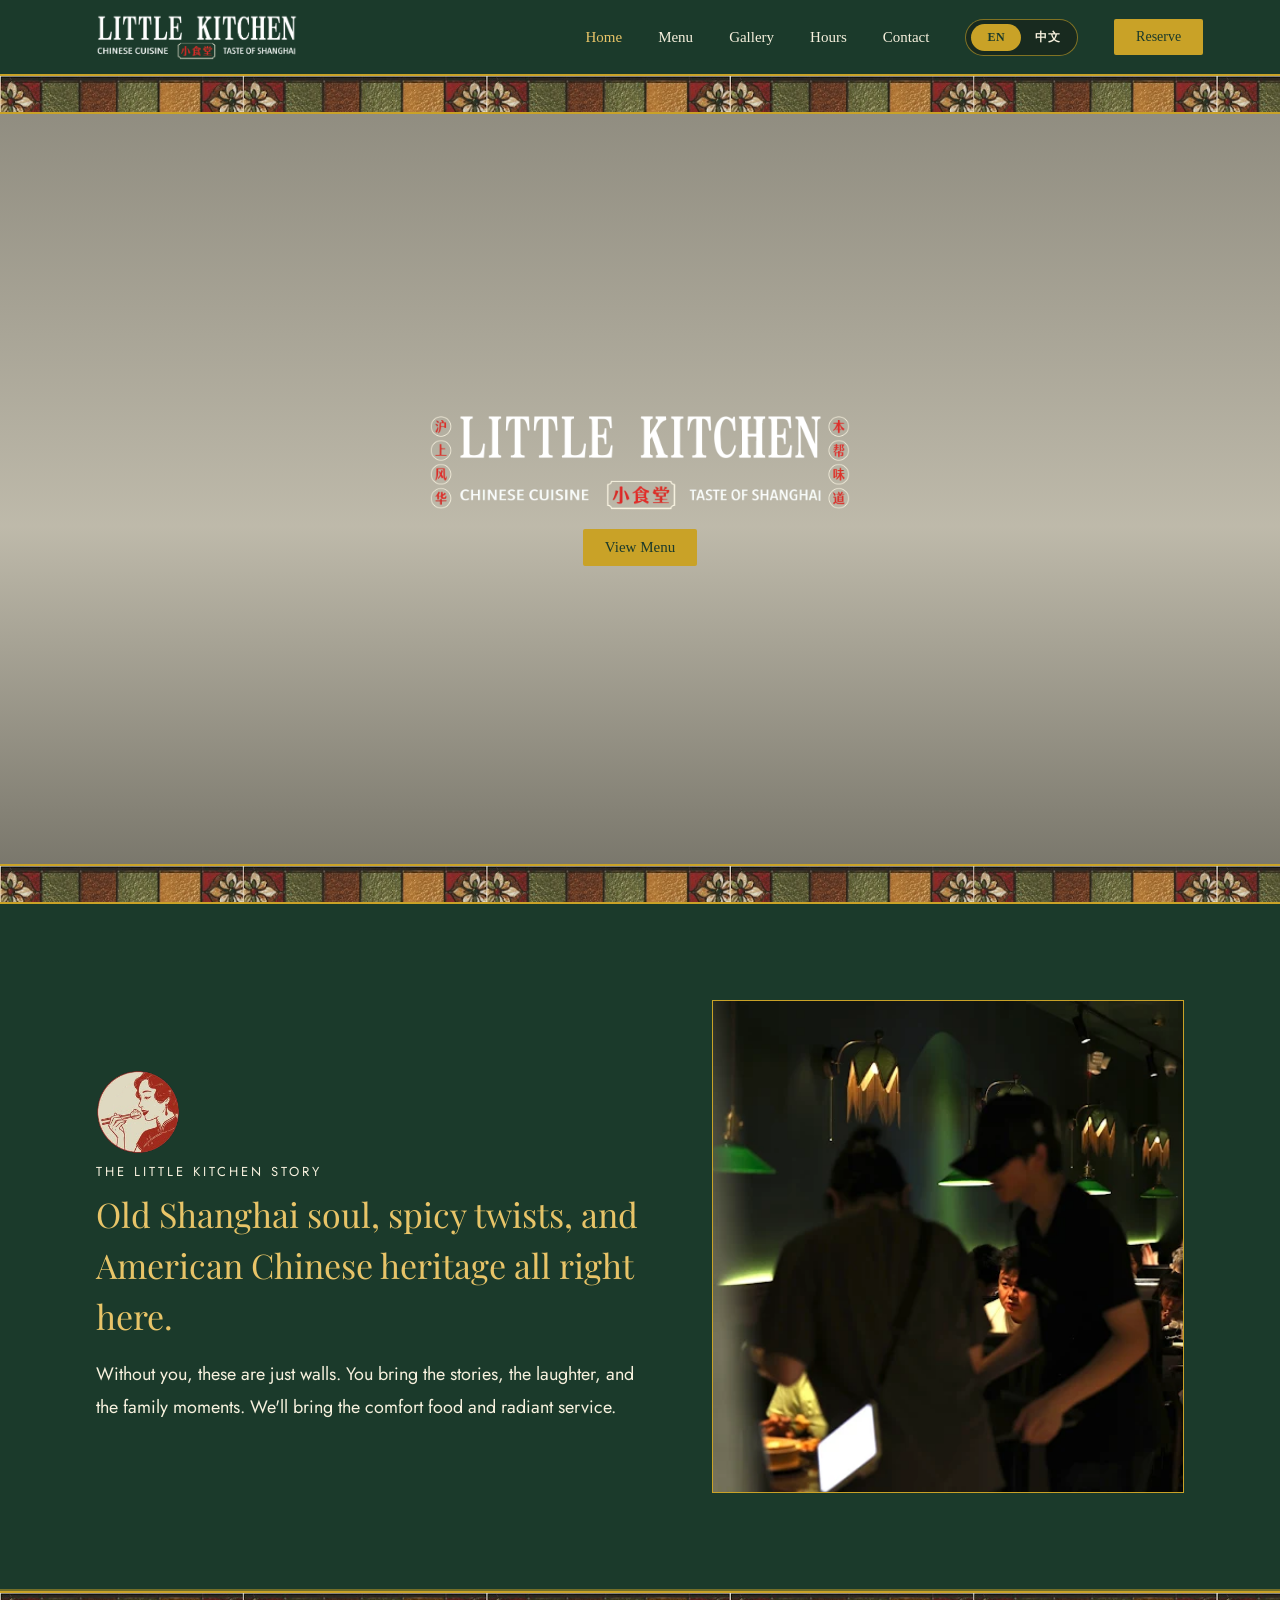
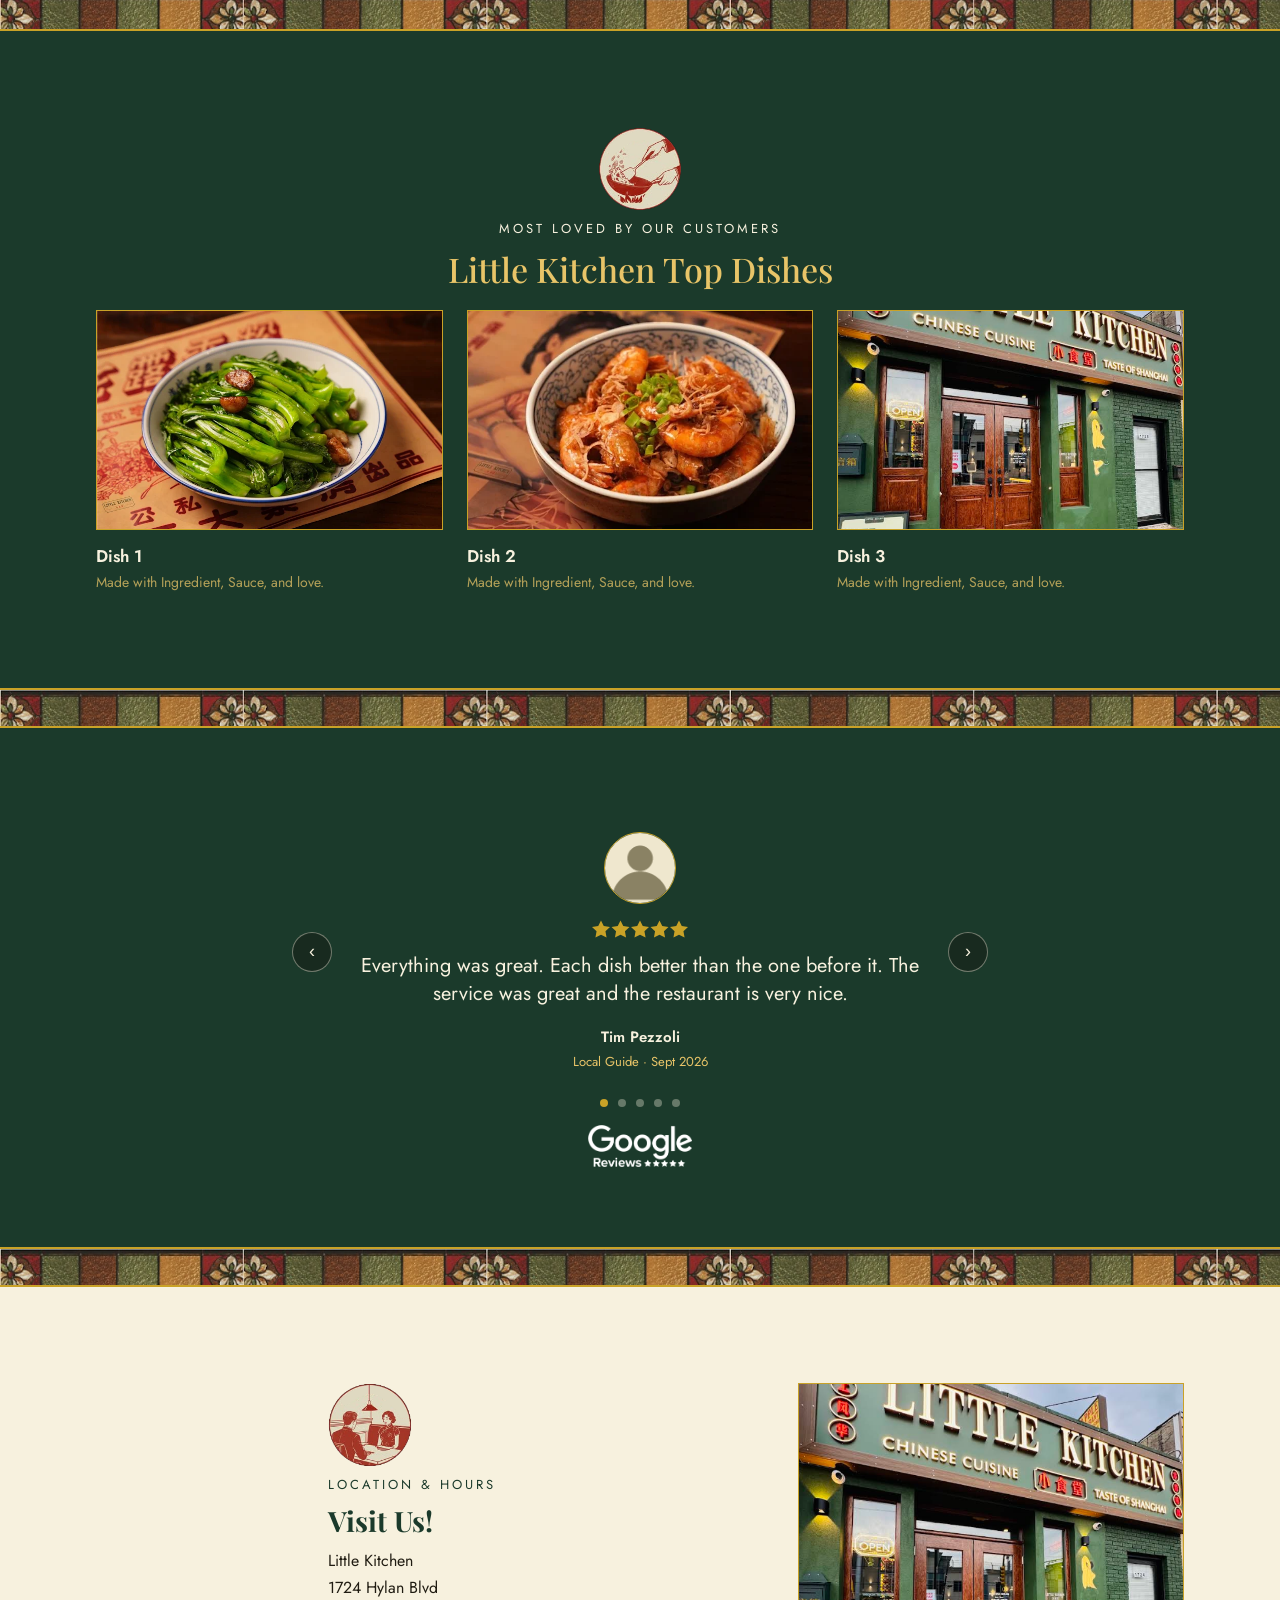
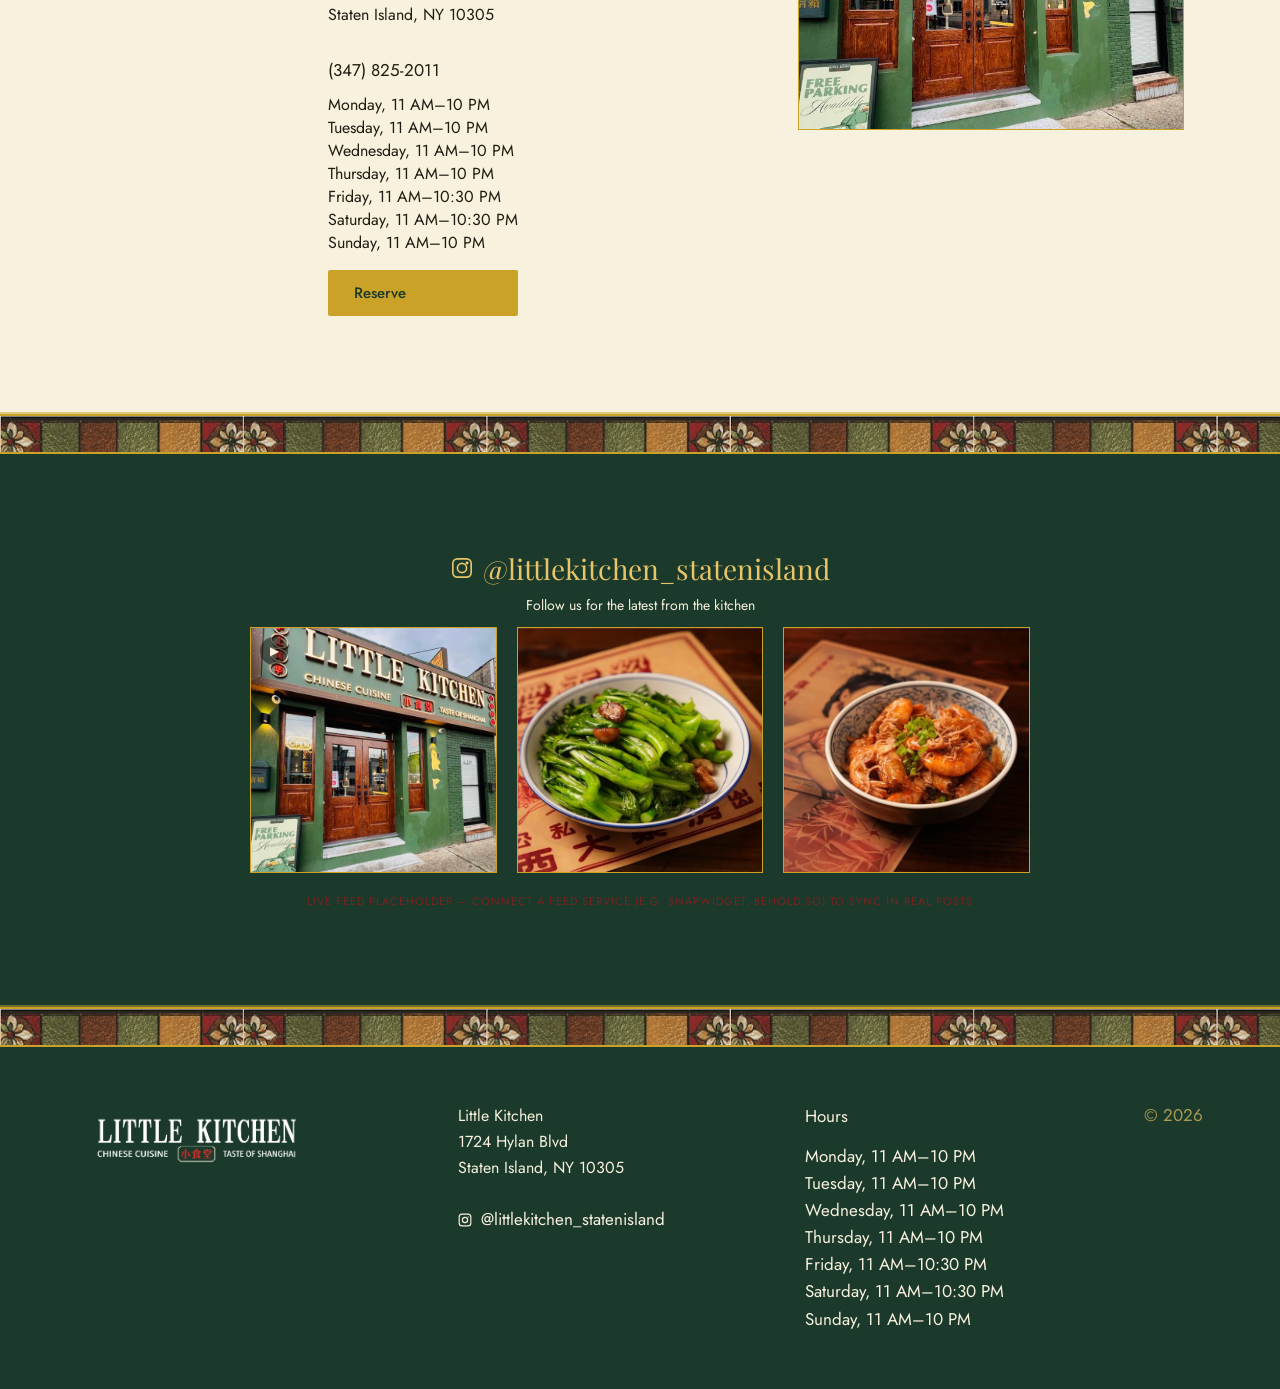
<file: index.html>
<!doctype html>
<html lang="en">
<head>
<meta charset="utf-8">
<meta name="viewport" content="width=device-width, initial-scale=1">
<title>Little Kitchen — Old Shanghai Soul, Staten Island</title>
<link rel="preconnect" href="https://fonts.googleapis.com">
<link href="https://fonts.googleapis.com/css2?family=Playfair+Display:wght@400;500;700;900&family=Jost:wght@400;500;600&display=swap" rel="stylesheet">
<link rel="stylesheet" href="css/styles.css">
</head>
<body>

<div class="site-nav">
  <a href="index.html" class="logo-link"><img src="images/logo-half.png" alt="Little Kitchen"></a>
  <div class="nav-links">
    <a href="index.html" class="nav-link active"><span class="en">Home</span><span class="zh">首页</span></a>
    <a href="menu.html" class="nav-link"><span class="en">Menu</span><span class="zh">菜单</span></a>
    <a href="gallery.html" class="nav-link"><span class="en">Gallery</span><span class="zh">相册</span></a>
    <a href="hours.html" class="nav-link"><span class="en">Hours</span><span class="zh">营业时间</span></a>
    <a href="contact.html" class="nav-link"><span class="en">Contact</span><span class="zh">联系我们</span></a>
    <div class="lang-toggle">
      <button type="button" id="lang-en">EN</button>
      <button type="button" id="lang-zh">中文</button>
    </div>
    <a href="contact.html" class="nav-cta"><span class="en">Reserve</span><span class="zh">预订</span></a>
  </div>
</div>

<div class="tile-strip"></div>

<div style="position: relative; width: 100%; height: 750px; overflow: hidden; display: flex; align-items: center; justify-content: center;">
  <video class="hero-video" style="position: absolute; inset: 0; width: 100%; height: 100%; object-fit: cover;" src="videos/hero-loop-home.mp4" autoplay loop muted playsinline></video>
  <div style="position: absolute; inset: 0; background: linear-gradient(0deg, rgba(20,20,15,0.55) 0%, rgba(20,20,15,0.25) 45%, rgba(20,20,15,0.45) 100%);"></div>
  <div style="position: relative; z-index: 2; display: flex; flex-direction: column; gap: 12px; align-items: center;">
    <img src="images/logo-full.png" style="width: 420px; height: auto;" alt="Little Kitchen 小食堂">
    <a href="menu.html" class="nav-cta" style="font-family: Garamond, serif; font-size: 15px;"><span class="en">View Menu</span><span class="zh">查看菜单</span></a>
  </div>
</div>

<div class="tile-strip"></div>

<div style="padding: clamp(40px, 8vw, 96px); display: flex; gap: 64px; align-items: center; border-bottom: 2px solid rgba(201,162,39,0.5); flex-wrap: wrap; background: var(--jade);">
  <div style="flex: 1; min-width: 280px;">
    <div style="display: flex; flex-direction: column; gap: 8px; align-items: flex-start;">
      <img src="images/icon-story.png" alt="" style="height: 84px; width: 84px; object-fit: cover;">
      <div style="font-size: 13px; letter-spacing: 3px; text-transform: uppercase; color: var(--cream);">
        <span class="en">THE LITTLE KITCHEN STORY</span><span class="zh">小食堂的故事</span>
      </div>
      <div style="font-family: 'Playfair Display', serif; font-size: 34px; font-weight: 400; line-height: 1.5; color: var(--gold-light); max-width: 630px;">
        <span class="en">Old Shanghai soul, spicy twists, and American Chinese heritage all right here.</span>
        <span class="zh">老上海的情怀，麻辣的创新，美式中餐的传承，尽在此处。</span>
      </div>
    </div>
    <div style="width: 100%; max-width: 627px; font-family: 'Jost', sans-serif; line-height: 1.8; color: var(--cream); font-size: 18px; margin-top: 16px;">
      <span class="en">Without you, these are just walls. You bring the stories, the laughter, and the family moments. We'll bring the comfort food and radiant service.</span>
      <span class="zh">没有你们，这里只是四面墙。是你们带来了故事、欢笑与家庭时光，我们则用温暖的家常菜与真诚的服务来迎接你们。</span>
    </div>
  </div>
  <img src="images/storefront-alt.webp" style="flex: 1; min-width: 280px; max-width: 472px; height: 493px; object-fit: cover; border: 1px solid var(--gold);" alt="Little Kitchen storefront">
</div>

<div class="tile-strip"></div>

<div style="padding: clamp(40px, 8vw, 96px); background: var(--jade);">
  <div style="display: flex; flex-direction: column; gap: 8px; align-items: center; padding-bottom: 18px;">
    <img src="images/icon-top-dishes.png" alt="" style="height: 84px; width: 84px; object-fit: cover;">
    <div style="font-size: 13px; letter-spacing: 3px; text-transform: uppercase; color: var(--cream);">
      <span class="en">MOST LOVED BY OUR CUSTOMERS</span><span class="zh">顾客最爱</span>
    </div>
    <div style="font-family: 'Playfair Display', serif; font-size: 34px; font-weight: 500; color: var(--gold-light);">
      <span class="en">Little Kitchen Top Dishes</span><span class="zh">小食堂人气菜品</span>
    </div>
  </div>
  <div style="display: flex; gap: 24px; flex-wrap: wrap;">
    <div style="flex: 1; min-width: 220px;">
      <img src="images/dish-greens.png" style="width: 100%; height: 220px; object-fit: cover; border: 1px solid var(--gold);">
      <div style="font-size: 17px; font-weight: 600; margin-top: 14px; color: var(--cream);"><span class="en">Dish 1</span><span class="zh">菜品一</span></div>
      <div style="font-size: 14px; color: var(--gold-light); opacity: 0.75; margin-top: 4px;"><span class="en">Made with Ingredient, Sauce, and love.</span><span class="zh">用心食材，秘制酱料，满满诚意。</span></div>
    </div>
    <div style="flex: 1; min-width: 220px;">
      <img src="images/dish-shrimp.png" style="width: 100%; height: 220px; object-fit: cover; border: 1px solid var(--gold);">
      <div style="font-size: 17px; font-weight: 600; margin-top: 14px; color: var(--cream);"><span class="en">Dish 2</span><span class="zh">菜品二</span></div>
      <div style="font-size: 14px; color: var(--gold-light); opacity: 0.75; margin-top: 4px;"><span class="en">Made with Ingredient, Sauce, and love.</span><span class="zh">用心食材，秘制酱料，满满诚意。</span></div>
    </div>
    <div style="flex: 1; min-width: 220px;">
      <img src="images/food-detail.png" style="width: 100%; height: 220px; object-fit: cover; border: 1px solid var(--gold);">
      <div style="font-size: 17px; font-weight: 600; margin-top: 14px; color: var(--cream);"><span class="en">Dish 3</span><span class="zh">菜品三</span></div>
      <div style="font-size: 14px; color: var(--gold-light); opacity: 0.75; margin-top: 4px;"><span class="en">Made with Ingredient, Sauce, and love.</span><span class="zh">用心食材，秘制酱料，满满诚意。</span></div>
    </div>
  </div>
</div>

<div class="tile-strip"></div>

<div style="padding: clamp(48px, 8vw, 80px) clamp(24px, 6vw, 96px); background: var(--jade);">
  <div style="position: relative; margin-top: 24px; max-width: 640px; margin-left: auto; margin-right: auto;">
    <button type="button" class="review-arrow prev" aria-label="Previous review">‹</button>
    <button type="button" class="review-arrow next" aria-label="Next review">›</button>

    <div class="review-slide active">
      <img src="images/avatar-placeholder.png" alt="Reviewer photo" style="width: 72px; height: 72px; border-radius: 50%; border: 1px solid var(--gold); margin: 0 auto 16px auto; object-fit: cover;">
      <svg width="130" height="18" viewBox="0 0 128 24" fill="var(--gold)" style="margin: 0 auto 14px auto; display: block;"><path transform="translate(0,0)" d="M12 .587l3.668 7.568 8.332 1.151-6.064 5.828 1.48 8.279L12 19.771l-7.416 3.642 1.48-8.279-6.064-5.828 8.332-1.151z"/><path transform="translate(26,0)" d="M12 .587l3.668 7.568 8.332 1.151-6.064 5.828 1.48 8.279L12 19.771l-7.416 3.642 1.48-8.279-6.064-5.828 8.332-1.151z"/><path transform="translate(52,0)" d="M12 .587l3.668 7.568 8.332 1.151-6.064 5.828 1.48 8.279L12 19.771l-7.416 3.642 1.48-8.279-6.064-5.828 8.332-1.151z"/><path transform="translate(78,0)" d="M12 .587l3.668 7.568 8.332 1.151-6.064 5.828 1.48 8.279L12 19.771l-7.416 3.642 1.48-8.279-6.064-5.828 8.332-1.151z"/><path transform="translate(104,0)" d="M12 .587l3.668 7.568 8.332 1.151-6.064 5.828 1.48 8.279L12 19.771l-7.416 3.642 1.48-8.279-6.064-5.828 8.332-1.151z"/></svg>
      <div style="font-size: 20px; line-height: 1.4; color: var(--cream);"><span class="en">Everything was great. Each dish better than the one before it. The service was great and the restaurant is very nice.</span><span class="zh">一切都很棒。每道菜都比前一道更惊艳。服务很好，餐厅环境也很不错。</span></div>
      <div style="margin-top: 18px; font-size: 15px; font-weight: 600; color: var(--cream);">Tim Pezzoli</div>
      <div style="font-size: 13px; color: var(--gold-light); margin-top: 4px;"><span class="en">Local Guide · Sept 2026</span><span class="zh">本地向导 · 2026年9月</span></div>
    </div>

    <div class="review-slide">
      <img src="images/avatar-placeholder.png" alt="Reviewer photo" style="width: 72px; height: 72px; border-radius: 50%; border: 1px solid var(--gold); margin: 0 auto 16px auto; object-fit: cover;">
      <svg width="130" height="18" viewBox="0 0 128 24" fill="var(--gold)" style="margin: 0 auto 14px auto; display: block;"><path transform="translate(0,0)" d="M12 .587l3.668 7.568 8.332 1.151-6.064 5.828 1.48 8.279L12 19.771l-7.416 3.642 1.48-8.279-6.064-5.828 8.332-1.151z"/><path transform="translate(26,0)" d="M12 .587l3.668 7.568 8.332 1.151-6.064 5.828 1.48 8.279L12 19.771l-7.416 3.642 1.48-8.279-6.064-5.828 8.332-1.151z"/><path transform="translate(52,0)" d="M12 .587l3.668 7.568 8.332 1.151-6.064 5.828 1.48 8.279L12 19.771l-7.416 3.642 1.48-8.279-6.064-5.828 8.332-1.151z"/><path transform="translate(78,0)" d="M12 .587l3.668 7.568 8.332 1.151-6.064 5.828 1.48 8.279L12 19.771l-7.416 3.642 1.48-8.279-6.064-5.828 8.332-1.151z"/><path transform="translate(104,0)" d="M12 .587l3.668 7.568 8.332 1.151-6.064 5.828 1.48 8.279L12 19.771l-7.416 3.642 1.48-8.279-6.064-5.828 8.332-1.151z"/></svg>
      <div style="font-size: 20px; line-height: 1.4; color: var(--cream);"><span class="en">My family loves this restaurant! The food is always delicious, and my kids are always happy when we come here.</span><span class="zh">我们全家都很喜欢这家餐厅！食物总是很美味，孩子们每次来都很开心。</span></div>
      <div style="margin-top: 18px; font-size: 15px; font-weight: 600; color: var(--cream);">Lien Chau</div>
      <div style="font-size: 13px; color: var(--gold-light); margin-top: 4px;"><span class="en">Local Guide · Aug 2026</span><span class="zh">本地向导 · 2026年8月</span></div>
    </div>

    <div class="review-slide">
      <img src="images/avatar-placeholder.png" alt="Reviewer photo" style="width: 72px; height: 72px; border-radius: 50%; border: 1px solid var(--gold); margin: 0 auto 16px auto; object-fit: cover;">
      <svg width="130" height="18" viewBox="0 0 128 24" fill="var(--gold)" style="margin: 0 auto 14px auto; display: block;"><path transform="translate(0,0)" d="M12 .587l3.668 7.568 8.332 1.151-6.064 5.828 1.48 8.279L12 19.771l-7.416 3.642 1.48-8.279-6.064-5.828 8.332-1.151z"/><path transform="translate(26,0)" d="M12 .587l3.668 7.568 8.332 1.151-6.064 5.828 1.48 8.279L12 19.771l-7.416 3.642 1.48-8.279-6.064-5.828 8.332-1.151z"/><path transform="translate(52,0)" d="M12 .587l3.668 7.568 8.332 1.151-6.064 5.828 1.48 8.279L12 19.771l-7.416 3.642 1.48-8.279-6.064-5.828 8.332-1.151z"/><path transform="translate(78,0)" d="M12 .587l3.668 7.568 8.332 1.151-6.064 5.828 1.48 8.279L12 19.771l-7.416 3.642 1.48-8.279-6.064-5.828 8.332-1.151z"/><path transform="translate(104,0)" d="M12 .587l3.668 7.568 8.332 1.151-6.064 5.828 1.48 8.279L12 19.771l-7.416 3.642 1.48-8.279-6.064-5.828 8.332-1.151z"/></svg>
      <div style="font-size: 20px; line-height: 1.4; color: var(--cream);"><span class="en">This restaurant is very well organized, and the interior design is thoughtfully done to create a relaxing, peaceful atmosphere.</span><span class="zh">这家餐厅井然有序，室内设计用心营造出轻松宁静的氛围。</span></div>
      <div style="margin-top: 18px; font-size: 15px; font-weight: 600; color: var(--cream);">Eric So</div>
      <div style="font-size: 13px; color: var(--gold-light); margin-top: 4px;"><span class="en">Local Guide · Aug 2026</span><span class="zh">本地向导 · 2026年8月</span></div>
    </div>

    <div class="review-slide">
      <img src="images/avatar-placeholder.png" alt="Reviewer photo" style="width: 72px; height: 72px; border-radius: 50%; border: 1px solid var(--gold); margin: 0 auto 16px auto; object-fit: cover;">
      <svg width="130" height="18" viewBox="0 0 128 24" fill="var(--gold)" style="margin: 0 auto 14px auto; display: block;"><path transform="translate(0,0)" d="M12 .587l3.668 7.568 8.332 1.151-6.064 5.828 1.48 8.279L12 19.771l-7.416 3.642 1.48-8.279-6.064-5.828 8.332-1.151z"/><path transform="translate(26,0)" d="M12 .587l3.668 7.568 8.332 1.151-6.064 5.828 1.48 8.279L12 19.771l-7.416 3.642 1.48-8.279-6.064-5.828 8.332-1.151z"/><path transform="translate(52,0)" d="M12 .587l3.668 7.568 8.332 1.151-6.064 5.828 1.48 8.279L12 19.771l-7.416 3.642 1.48-8.279-6.064-5.828 8.332-1.151z"/><path transform="translate(78,0)" d="M12 .587l3.668 7.568 8.332 1.151-6.064 5.828 1.48 8.279L12 19.771l-7.416 3.642 1.48-8.279-6.064-5.828 8.332-1.151z"/><path transform="translate(104,0)" d="M12 .587l3.668 7.568 8.332 1.151-6.064 5.828 1.48 8.279L12 19.771l-7.416 3.642 1.48-8.279-6.064-5.828 8.332-1.151z"/></svg>
      <div style="font-size: 20px; line-height: 1.4; color: var(--cream);"><span class="en">Splendid renovation! The owner has beautifully recreated the atmosphere of old Shanghai in the 1920s.</span><span class="zh">翻新得非常精彩！老板完美地重现了1920年代老上海的氛围。</span></div>
      <div style="margin-top: 18px; font-size: 15px; font-weight: 600; color: var(--cream);">Bon Wan</div>
      <div style="font-size: 13px; color: var(--gold-light); margin-top: 4px;"><span class="en">Local Guide · Aug 2026</span><span class="zh">本地向导 · 2026年8月</span></div>
    </div>

    <div class="review-slide">
      <img src="images/avatar-placeholder.png" alt="Reviewer photo" style="width: 72px; height: 72px; border-radius: 50%; border: 1px solid var(--gold); margin: 0 auto 16px auto; object-fit: cover;">
      <svg width="130" height="18" viewBox="0 0 128 24" fill="var(--gold)" style="margin: 0 auto 14px auto; display: block;"><path transform="translate(0,0)" d="M12 .587l3.668 7.568 8.332 1.151-6.064 5.828 1.48 8.279L12 19.771l-7.416 3.642 1.48-8.279-6.064-5.828 8.332-1.151z"/><path transform="translate(26,0)" d="M12 .587l3.668 7.568 8.332 1.151-6.064 5.828 1.48 8.279L12 19.771l-7.416 3.642 1.48-8.279-6.064-5.828 8.332-1.151z"/><path transform="translate(52,0)" d="M12 .587l3.668 7.568 8.332 1.151-6.064 5.828 1.48 8.279L12 19.771l-7.416 3.642 1.48-8.279-6.064-5.828 8.332-1.151z"/><path transform="translate(78,0)" d="M12 .587l3.668 7.568 8.332 1.151-6.064 5.828 1.48 8.279L12 19.771l-7.416 3.642 1.48-8.279-6.064-5.828 8.332-1.151z"/><path transform="translate(104,0)" d="M12 .587l3.668 7.568 8.332 1.151-6.064 5.828 1.48 8.279L12 19.771l-7.416 3.642 1.48-8.279-6.064-5.828 8.332-1.151z"/></svg>
      <div style="font-size: 20px; line-height: 1.4; color: var(--cream);"><span class="en">Small restaurant with amazing food and excellent service. The Shanghai soup dumplings are a must-try—juicy, flavorful, and absolutely delicious.</span><span class="zh">小小的餐厅，美味的食物，出色的服务。上海小笼包一定要试试——汤汁丰富，味道浓郁，非常美味。</span></div>
      <div style="margin-top: 18px; font-size: 15px; font-weight: 600; color: var(--cream);">Constance L</div>
      <div style="font-size: 13px; color: var(--gold-light); margin-top: 4px;"><span class="en">Local Guide · Aug 2026</span><span class="zh">本地向导 · 2026年8月</span></div>
    </div>
  </div>

  <div style="display: flex; justify-content: center; gap: 10px; margin-top: 28px;">
    <button type="button" class="review-dot active"></button>
    <button type="button" class="review-dot"></button>
    <button type="button" class="review-dot"></button>
    <button type="button" class="review-dot"></button>
    <button type="button" class="review-dot"></button>
  </div>
  <div style="display: flex; justify-content: center; margin-top: 18px;">
    <img src="images/google-reviews-badge.png" alt="Google Reviews" style="width: 104px; height: 42px;">
  </div>
</div>

<div class="tile-strip"></div>

<div style="padding: clamp(40px, 8vw, 96px); display: flex; gap: 48px; border-bottom: 2px solid rgba(201,162,39,0.5); flex-wrap: wrap;">
  <div style="flex: 1; display: flex; flex-direction: row; justify-content: center; gap: 16px; flex-wrap: wrap; min-width: 280px;">
    <div style="display: flex; flex-direction: column; gap: 8px;">
      <img src="images/icon-location.png" alt="" style="height: 84px; width: 84px; object-fit: cover;">
      <div style="font-size: 13px; letter-spacing: 3px; text-transform: uppercase; color: var(--jade);"><span class="en">LOCATION &amp; HOURS</span><span class="zh">地址与营业时间</span></div>
      <div style="font-family: 'Playfair Display', serif; font-size: 28px; font-weight: 700; color: var(--jade);"><span class="en">Visit Us!</span><span class="zh">欢迎光临！</span></div>
      <div style="font-size: 16px; line-height: 1.7;">Little Kitchen<br>1724 Hylan Blvd<br>Staten Island, NY 10305<br><br><span style="font-size: 17px;">(347) 825-2011</span></div>
      <div>
        <div>Monday, 11 AM–10 PM</div><div>Tuesday, 11 AM–10 PM</div><div>Wednesday, 11 AM–10 PM</div>
        <div>Thursday, 11 AM–10 PM</div><div>Friday, 11 AM–10:30 PM</div><div>Saturday, 11 AM–10:30 PM</div><div>Sunday, 11 AM–10 PM</div>
      </div>
      <a href="https://resy.com/cities/new-york-ny/venues/little-kitchen?rwg_token=AE37R_gLo2P0ie8a3taXhfeC4l8XF0oad0CJn7hIjF4b0ODurGmfiJNa7_QwVNiuCCA4KHqyKWfeR67w3TMRObKrDmZEoKfm-dE0gtvvGY0eOlJA9O8prkY%3D" target="_blank" rel="noopener noreferrer" class="btn-gold" style="margin-top: 8px;"><span class="en">Reserve</span><span class="zh">预订</span></a>
    </div>
  </div>
  <img src="images/food-detail.png" style="width: 386px; height: 347px; object-fit: cover; border: 1px solid var(--gold);" alt="Little Kitchen dish">
</div>

<div class="tile-strip"></div>

<div style="padding: clamp(40px, 8vw, 96px); border-bottom: 2px solid rgba(201,162,39,0.5); background: var(--jade);">
  <div style="display: flex; align-items: center; justify-content: center; gap: 10px; margin-bottom: 8px;">
    <svg width="22" height="22" viewBox="0 0 24 24" fill="none"><rect x="2" y="2" width="20" height="20" rx="5" stroke="var(--gold-light)" stroke-width="1.8"></rect><circle cx="12" cy="12" r="5" stroke="var(--gold-light)" stroke-width="1.8"></circle><circle cx="17.5" cy="6.5" r="1.2" fill="var(--cream)" stroke="var(--gold-light)"></circle></svg>
    <a href="https://www.instagram.com/littlekitchen_statenisland/" target="_blank" style="font-family: 'Playfair Display', serif; font-size: 28px; color: var(--gold-light);">@littlekitchen_statenisland</a>
  </div>
  <div style="text-align: center; font-size: 14px; margin-bottom: 12px; color: var(--cream);"><span class="en">Follow us for the latest from the kitchen</span><span class="zh">关注我们，获取后厨最新动态</span></div>
  <div style="display: flex; gap: 20px; max-width: 780px; margin: 0 auto; flex-wrap: wrap;">
    <a href="https://www.instagram.com/reel/DcwJZhcRQX4/" target="_blank" style="flex: 1; min-width: 200px; display: block; position: relative;">
      <img src="images/food-detail.png" style="width: 100%; aspect-ratio: 1 / 1; object-fit: cover; border: 1px solid var(--gold);">
      <div style="position: absolute; top: 10px; left: 10px; background: rgba(20,20,15,0.55); color: var(--cream); border-radius: 50%; width: 28px; height: 28px; display: flex; align-items: center; justify-content: center; font-size: 12px;">▶</div>
    </a>
    <a href="https://www.instagram.com/p/DcX4dt2BD4H/" target="_blank" style="flex: 1; min-width: 200px; display: block;">
      <img src="images/dish-greens.png" style="width: 100%; aspect-ratio: 1 / 1; object-fit: cover; border: 1px solid var(--gold);">
    </a>
    <a href="https://www.instagram.com/p/DZtLrNxFCdK/" target="_blank" style="flex: 1; min-width: 200px; display: block;">
      <img src="images/dish-shrimp.png" style="width: 100%; aspect-ratio: 1 / 1; object-fit: cover; border: 1px solid var(--gold);">
    </a>
  </div>
  <div style="text-align: center; font-size: 11px; letter-spacing: 1px; text-transform: uppercase; color: var(--red); opacity: 0.85; margin-top: 20px;">Live feed placeholder — connect a feed service (e.g. SnapWidget, Behold.so) to sync in real posts</div>
</div>

<div class="tile-strip"></div>

<div class="site-footer">
  <a href="index.html" class="logo-link" style="flex-direction: column;"><img src="images/logo-half.png" alt="Little Kitchen"></a>
  <div style="font-size: 14px; line-height: 1.6; font-family: Garamond, serif;">
    <span style="font-size: 16px; font-family: 'Jost', sans-serif;">Little Kitchen<br>1724 Hylan Blvd<br>Staten Island, NY 10305<br><br></span>
    <svg class="ig-icon" width="14" height="14" viewBox="0 0 24 24" fill="none" stroke="#F7F1DE" stroke-width="2"><rect x="2" y="2" width="20" height="20" rx="5"></rect><circle cx="12" cy="12" r="4.5"></circle><circle cx="17.5" cy="6.5" r="1" fill="#F7F1DE" stroke="none"></circle></svg>
    <span style="font-family: 'Jost', sans-serif; font-size: 17px;">@littlekitchen_statenisland</span>
  </div>
  <div style="display: flex; flex-direction: column; gap: 12px; font-size: 14px; line-height: 1.6;">
    <div style="font-family: 'Jost', sans-serif; font-size: 17px;"><span class="en">Hours</span><span class="zh">营业时间</span></div>
    <span style="font-family: 'Jost', sans-serif; font-size: 17px;">
      <span class="en">Monday, 11 AM–10 PM<br>Tuesday, 11 AM–10 PM<br>Wednesday, 11 AM–10 PM<br>Thursday, 11 AM–10 PM<br>Friday, 11 AM–10:30 PM<br>Saturday, 11 AM–10:30 PM<br>Sunday, 11 AM–10 PM</span>
      <span class="zh">星期一，上午11点–晚上10点<br>星期二，上午11点–晚上10点<br>星期三，上午11点–晚上10点<br>星期四，上午11点–晚上10点<br>星期五，上午11点–晚上10点30分<br>星期六，上午11点–晚上10点30分<br>星期日，上午11点–晚上10点</span>
    </span>
  </div>
  <div style="font-size: 17px; color: var(--gold-light); opacity: 0.7;">© 2026</div>
</div>

<script src="js/main.js"></script>
</body>
</html>
</file>
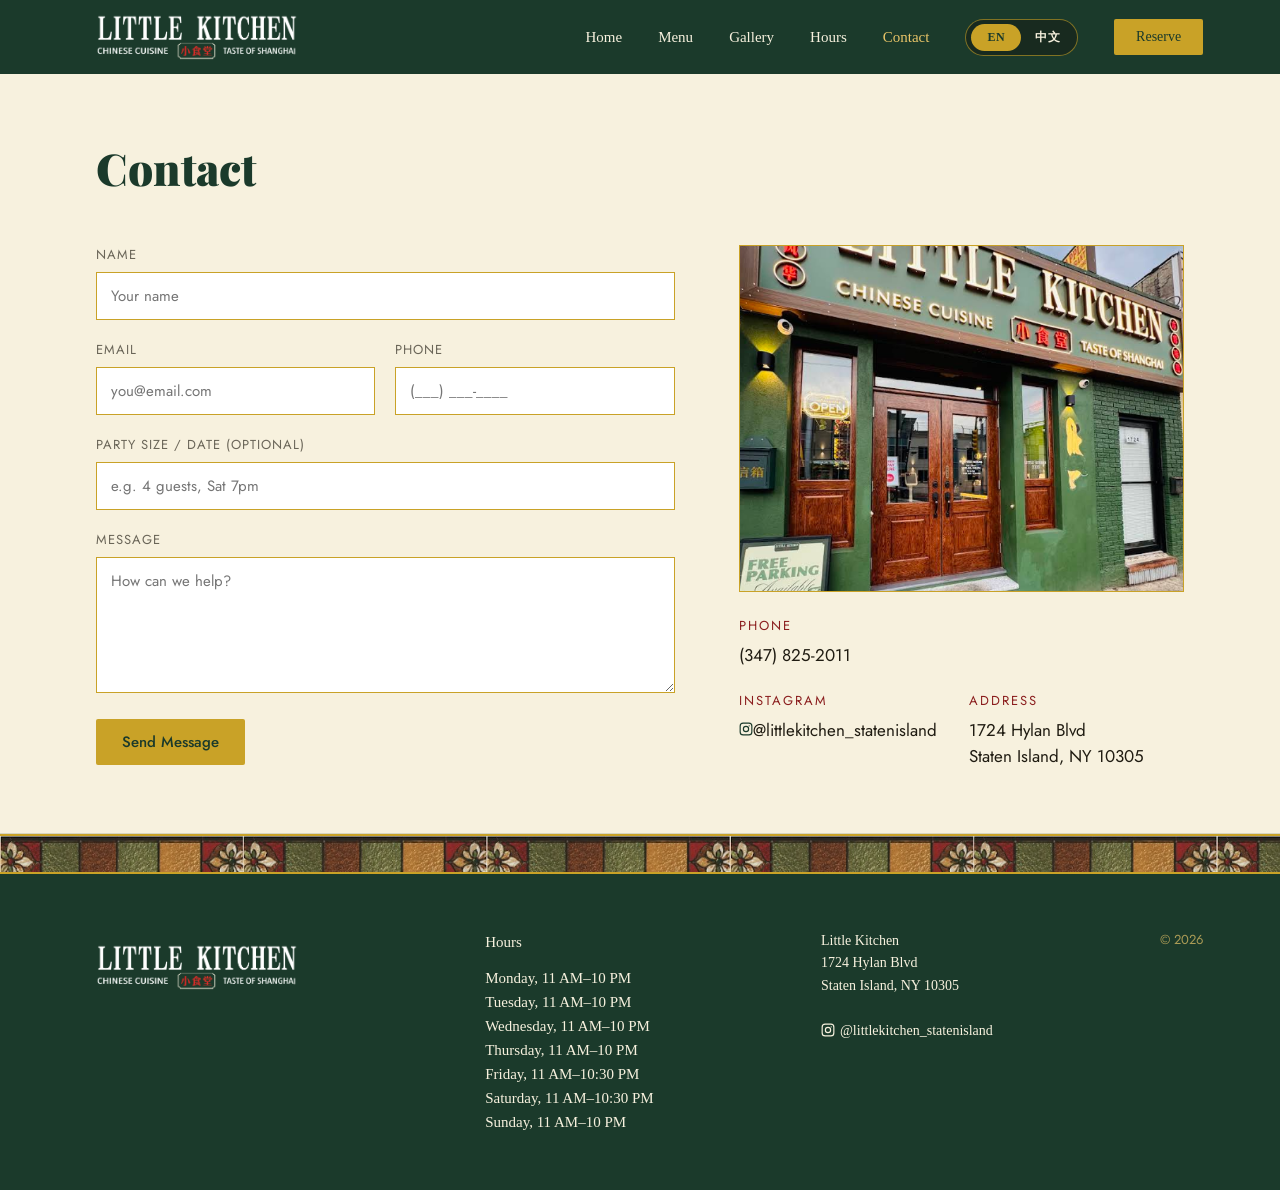
<file: contact.html>
<!doctype html>
<html lang="en">
<head>
<meta charset="utf-8">
<meta name="viewport" content="width=device-width, initial-scale=1">
<title>Contact — Little Kitchen</title>
<link rel="preconnect" href="https://fonts.googleapis.com">
<link href="https://fonts.googleapis.com/css2?family=Playfair+Display:wght@400;500;700;900&family=Jost:wght@400;500;600&display=swap" rel="stylesheet">
<link rel="stylesheet" href="css/styles.css">
</head>
<body>

<div class="site-nav">
  <a href="index.html" class="logo-link"><img src="images/logo-half.png" alt="Little Kitchen"></a>
  <div class="nav-links">
    <a href="index.html" class="nav-link"><span class="en">Home</span><span class="zh">首页</span></a>
    <a href="menu.html" class="nav-link"><span class="en">Menu</span><span class="zh">菜单</span></a>
    <a href="gallery.html" class="nav-link"><span class="en">Gallery</span><span class="zh">相册</span></a>
    <a href="hours.html" class="nav-link"><span class="en">Hours</span><span class="zh">营业时间</span></a>
    <a href="contact.html" class="nav-link active"><span class="en">Contact</span><span class="zh">联系我们</span></a>
    <div class="lang-toggle">
      <button type="button" id="lang-en">EN</button>
      <button type="button" id="lang-zh">中文</button>
    </div>
    <a href="contact.html" class="nav-cta"><span class="en">Reserve</span><span class="zh">预订</span></a>
  </div>
</div>

<div style="padding: 64px 96px 24px 96px;">
  <div class="wordmark" style="font-family: 'Playfair Display', serif; font-size: 44px; color: var(--jade); text-transform: none; letter-spacing: normal;"><span class="en">Contact</span><span class="zh">联系我们</span></div>
</div>

<div style="padding: 24px 96px 64px 96px; display: flex; gap: 64px; border-bottom: 1px solid rgba(27,58,43,0.15); flex-wrap: wrap;">
  <form style="flex: 1.3; min-width: 300px; display: flex; flex-direction: column; gap: 20px;">
    <div>
      <label for="name"><span class="en">Name</span><span class="zh">姓名</span></label>
      <input id="name" type="text" placeholder="Your name">
    </div>
    <div style="display: flex; gap: 20px; flex-wrap: wrap;">
      <div style="flex: 1; min-width: 200px;">
        <label for="email"><span class="en">Email</span><span class="zh">电子邮件</span></label>
        <input id="email" type="email" placeholder="you@email.com">
      </div>
      <div style="flex: 1; min-width: 200px;">
        <label for="phone"><span class="en">Phone</span><span class="zh">电话</span></label>
        <input id="phone" type="tel" placeholder="(___) ___-____">
      </div>
    </div>
    <div>
      <label for="party"><span class="en">Party size / date (optional)</span><span class="zh">人数 / 日期（可选）</span></label>
      <input id="party" type="text" placeholder="e.g. 4 guests, Sat 7pm">
    </div>
    <div>
      <label for="message"><span class="en">Message</span><span class="zh">留言</span></label>
      <textarea id="message" rows="5" placeholder="How can we help?"></textarea>
    </div>
    <button type="submit" class="btn-gold" style="width: fit-content;"><span class="en">Send Message</span><span class="zh">发送信息</span></button>
  </form>
  <div style="flex: 1; min-width: 280px; display: flex; flex-direction: column; gap: 24px;">
    <img src="images/food-detail.png" style="width: 100%; height: 347px; object-fit: cover; border: 1px solid var(--gold);" alt="Little Kitchen dish">
    <div style="display: flex; gap: 32px; flex-wrap: wrap;">
      <div>
        <div style="font-size: 13px; letter-spacing: 2px; text-transform: uppercase; color: var(--red); margin-bottom: 8px;"><span class="en">Phone</span><span class="zh">电话</span></div>
        <div style="font-size: 17px;">(347) 825-2011</div>
      </div>
    </div>
    <div style="display: flex; gap: 32px; flex-wrap: wrap;">
      <div>
        <div style="font-size: 13px; letter-spacing: 2px; text-transform: uppercase; color: var(--red); margin-bottom: 8px;">Instagram</div>
        <div style="font-size: 17px;">
          <svg class="ig-icon" width="14" height="14" viewBox="0 0 24 24" fill="none" stroke="#1B3A2B" stroke-width="2"><rect x="2" y="2" width="20" height="20" rx="5"></rect><circle cx="12" cy="12" r="4.5"></circle><circle cx="17.5" cy="6.5" r="1" fill="#1B3A2B" stroke="none"></circle></svg>@littlekitchen_statenisland
        </div>
      </div>
      <div>
        <div style="font-size: 13px; letter-spacing: 2px; text-transform: uppercase; color: var(--red); margin-bottom: 8px;"><span class="en">Address</span><span class="zh">地址</span></div>
        <div style="font-size: 17px; line-height: 1.5;">1724 Hylan Blvd<br>Staten Island, NY 10305</div>
      </div>
    </div>
  </div>
</div>

<div class="tile-strip"></div>

<div class="site-footer">
  <a href="index.html" class="logo-link" style="flex-direction: column;"><img src="images/logo-half.png" alt="Little Kitchen"></a>
  <div style="display: flex; flex-direction: column; gap: 12px; font-size: 14px; line-height: 1.6;">
    <div style="font-family: Garamond, serif; font-size: 15px;"><span class="en">Hours</span><span class="zh">营业时间</span></div>
    <span style="font-family: Garamond, serif; font-size: 15px;">
      <span class="en">Monday, 11 AM–10 PM<br>Tuesday, 11 AM–10 PM<br>Wednesday, 11 AM–10 PM<br>Thursday, 11 AM–10 PM<br>Friday, 11 AM–10:30 PM<br>Saturday, 11 AM–10:30 PM<br>Sunday, 11 AM–10 PM</span>
      <span class="zh">星期一，上午11点–晚上10点<br>星期二，上午11点–晚上10点<br>星期三，上午11点–晚上10点<br>星期四，上午11点–晚上10点<br>星期五，上午11点–晚上10点30分<br>星期六，上午11点–晚上10点30分<br>星期日，上午11点–晚上10点</span>
    </span>
  </div>
  <div style="font-size: 14px; line-height: 1.6; font-family: Garamond, serif;">
    Little Kitchen<br>1724 Hylan Blvd<br>Staten Island, NY 10305<br><br>
    <svg class="ig-icon" width="14" height="14" viewBox="0 0 24 24" fill="none" stroke="#F7F1DE" stroke-width="2"><rect x="2" y="2" width="20" height="20" rx="5"></rect><circle cx="12" cy="12" r="4.5"></circle><circle cx="17.5" cy="6.5" r="1" fill="#F7F1DE" stroke="none"></circle></svg>@littlekitchen_statenisland
  </div>
  <div style="font-size: 13px; color: var(--gold-light); opacity: 0.7;">© 2026</div>
</div>

<script src="js/main.js"></script>
</body>
</html>
</file>
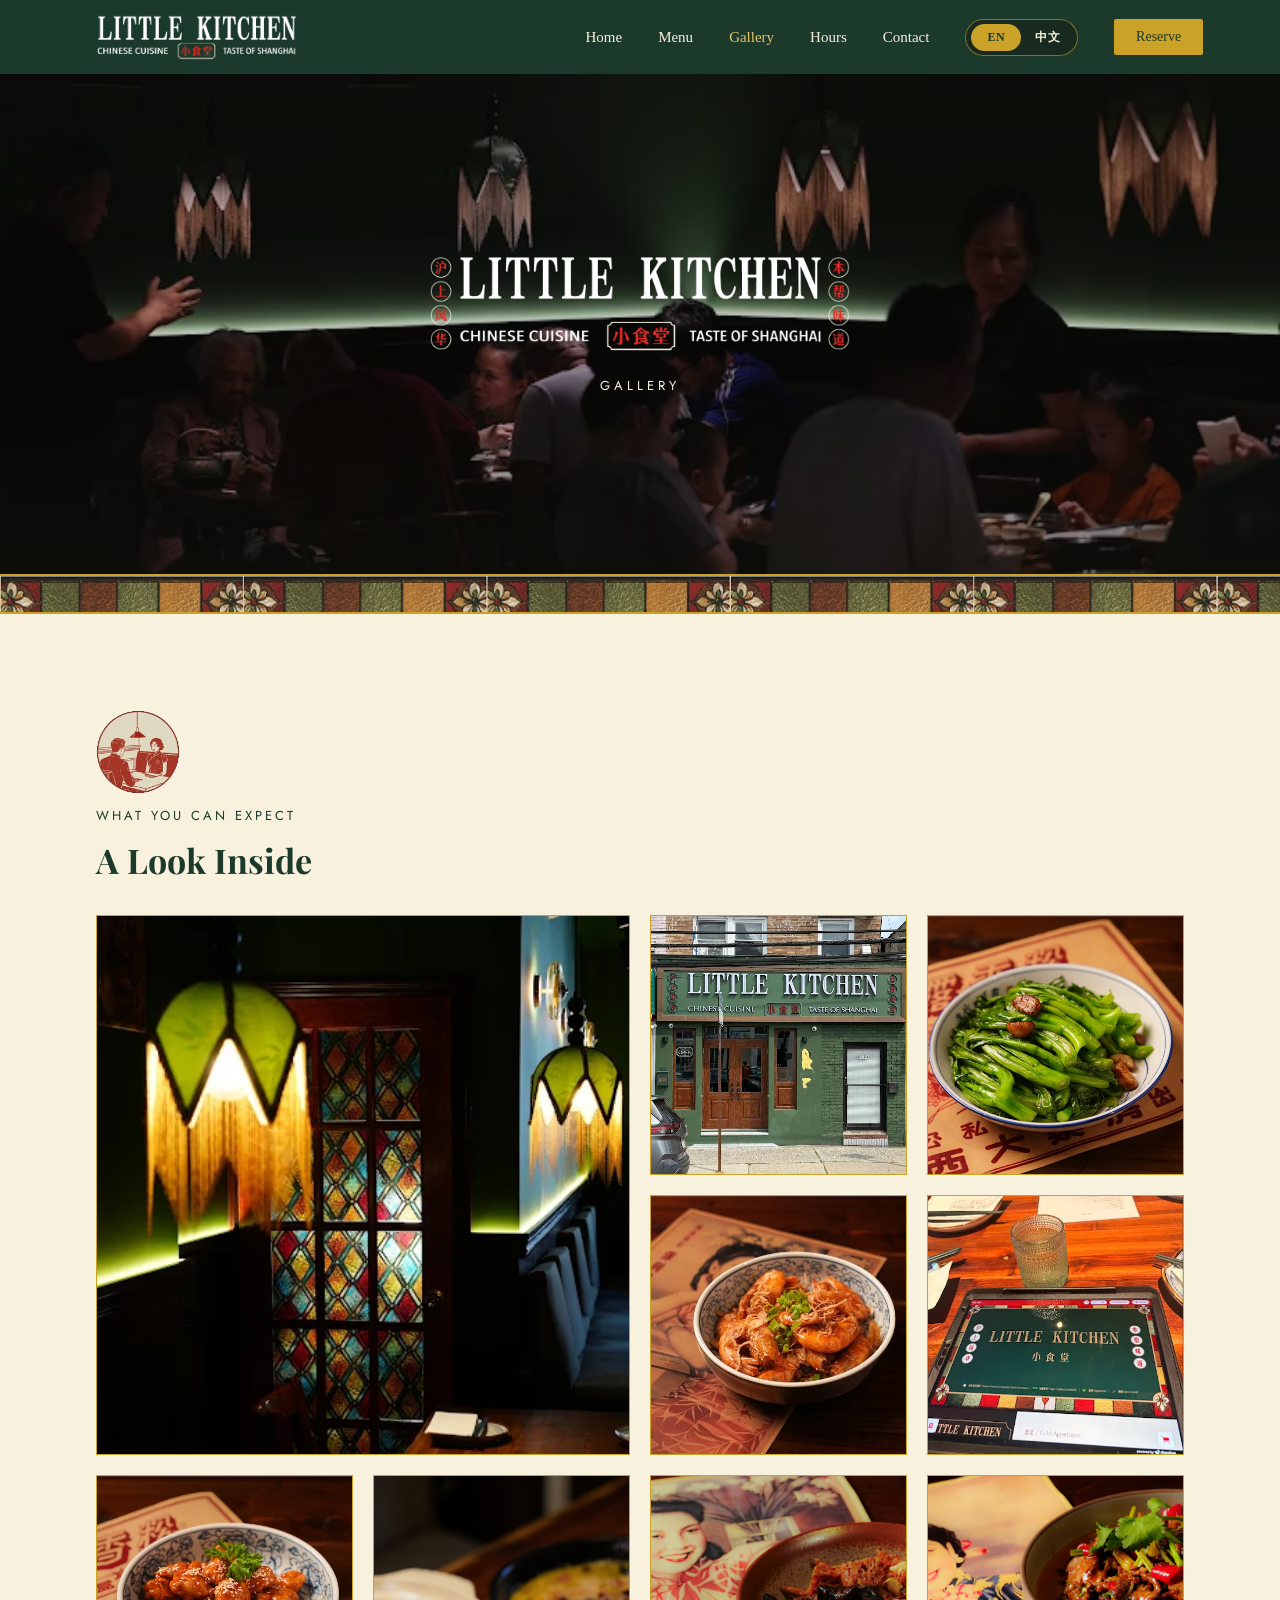
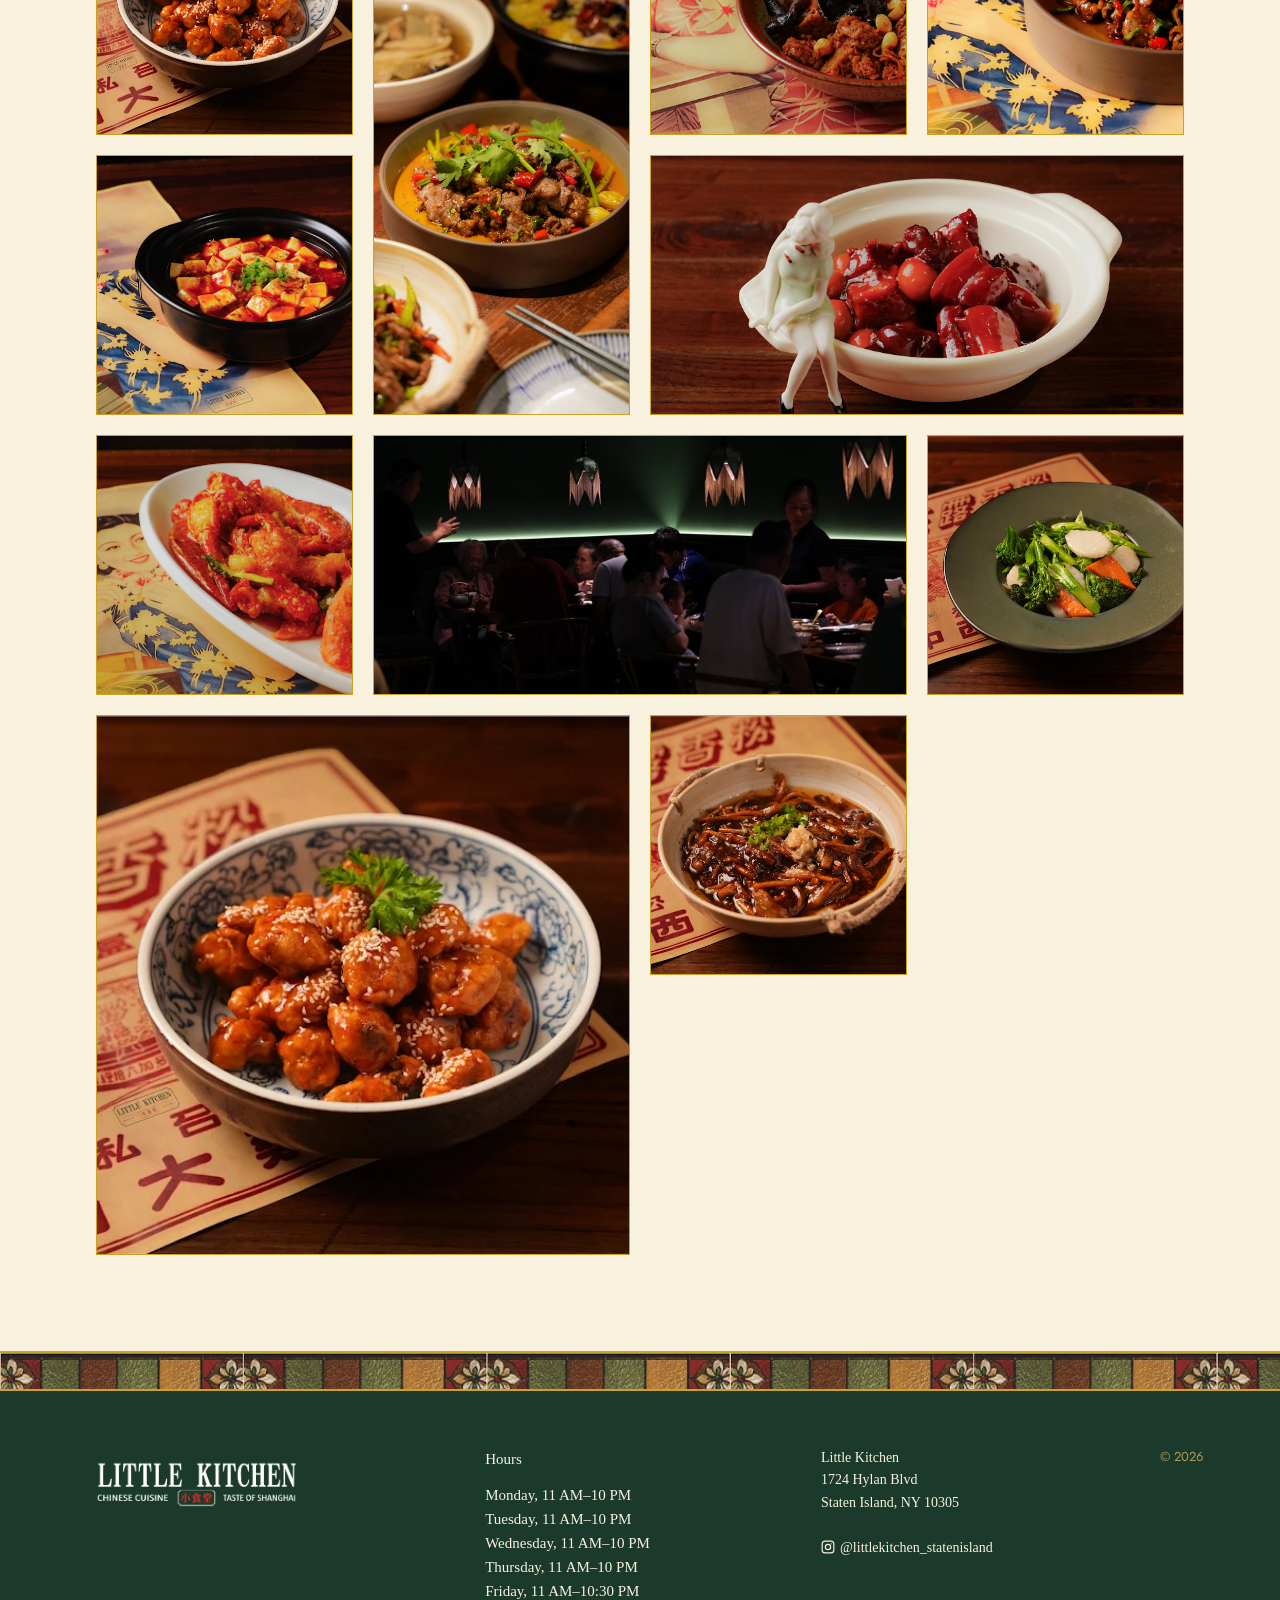
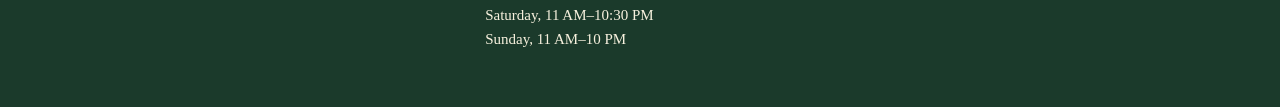
<file: gallery.html>
<!doctype html>
<html lang="en">
<head>
<meta charset="utf-8">
<meta name="viewport" content="width=device-width, initial-scale=1">
<title>Gallery — Little Kitchen</title>
<link rel="preconnect" href="https://fonts.googleapis.com">
<link href="https://fonts.googleapis.com/css2?family=Playfair+Display:wght@400;500;700;900&family=Jost:wght@400;500;600&display=swap" rel="stylesheet">
<link rel="stylesheet" href="css/styles.css">
<style>
.gallery-grid { display: grid; grid-template-columns: repeat(4, 1fr); grid-auto-rows: 260px; grid-auto-flow: dense; gap: 20px; }
@media (max-width: 800px) { .gallery-grid { grid-template-columns: repeat(2, 1fr); } }
</style>
</head>
<body>

<div class="site-nav">
  <a href="index.html" class="logo-link"><img src="images/logo-half.png" alt="Little Kitchen"></a>
  <div class="nav-links">
    <a href="index.html" class="nav-link"><span class="en">Home</span><span class="zh">首页</span></a>
    <a href="menu.html" class="nav-link"><span class="en">Menu</span><span class="zh">菜单</span></a>
    <a href="gallery.html" class="nav-link active"><span class="en">Gallery</span><span class="zh">相册</span></a>
    <a href="hours.html" class="nav-link"><span class="en">Hours</span><span class="zh">营业时间</span></a>
    <a href="contact.html" class="nav-link"><span class="en">Contact</span><span class="zh">联系我们</span></a>
    <div class="lang-toggle">
      <button type="button" id="lang-en">EN</button>
      <button type="button" id="lang-zh">中文</button>
    </div>
    <a href="contact.html" class="nav-cta"><span class="en">Reserve</span><span class="zh">预订</span></a>
  </div>
</div>

<div style="position: relative; width: 100%; height: 500px; overflow: hidden; display: flex; flex-direction: column; align-items: center; justify-content: center;">
  <img style="position: absolute; inset: 0; width: 100%; height: 100%; object-fit: cover;" src="images/dining-room-lanterns.webp" alt="Dining room, warm lantern lighting">
  <div style="position: absolute; inset: 0; background: linear-gradient(0deg, rgba(20,20,15,0.55) 0%, rgba(20,20,15,0.25) 45%, rgba(20,20,15,0.45) 100%);"></div>
  <div style="position: relative; z-index: 2; display: flex; flex-direction: column; gap: 18px; align-items: center;">
    <img src="images/logo-full.png" style="width: 420px; height: auto;" alt="Little Kitchen 小食堂">
    <div style="font-size: 13px; letter-spacing: 4px; text-transform: uppercase; color: var(--cream);"><span class="en">Gallery</span><span class="zh">相册</span></div>
  </div>
</div>

<div class="tile-strip"></div>

<div style="padding: clamp(40px, 8vw, 96px);">
  <div style="display: flex; flex-direction: column; gap: 12px; margin-bottom: 32px;">
    <img src="images/icon-location.png" alt="" style="height: 84px; width: 84px; object-fit: cover;">
    <div style="font-size: 13px; letter-spacing: 3px; text-transform: uppercase; color: var(--jade);"><span class="en">WHAT YOU CAN EXPECT</span><span class="zh">走进小食堂</span></div>
    <div style="font-family: 'Playfair Display', serif; font-size: 34px; font-weight: 700; color: var(--jade);"><span class="en">A Look Inside</span><span class="zh">内部实拍</span></div>
  </div>

  <div class="gallery-grid">
    <div class="gallery-tile" style="grid-column: span 2; grid-row: span 2;"><img src="images/interior.png" alt="Dining room interior"></div>
    <div class="gallery-tile"><img src="images/storefront.png" alt="Storefront"></div>
    <div class="gallery-tile"><img src="images/dish-greens.png" alt="Stir-fried greens dish"></div>
    <div class="gallery-tile"><img src="images/dish-shrimp.png" alt="Shrimp dish"></div>
    <div class="gallery-tile"><img src="images/digital-menu.png" alt="Digital menu detail"></div>
    <div class="gallery-tile"><img src="images/chicken-dish.webp" alt="Chicken dish"></div>
    <div class="gallery-tile" style="grid-row: span 2;"><img src="images/beef-cilantro.jpg" alt="Beef dish with cilantro"></div>
    <div class="gallery-tile"><img src="images/chicken-wings.jpg" alt="Spiced chicken wings"></div>
    <div class="gallery-tile"><img src="images/tofu-peas.jpg" alt="Braised tofu with peas"></div>
    <div class="gallery-tile" style="grid-column: span 2;"><img src="images/greens-carrot.jpg" alt="Stir-fried greens with carrot"></div>
    <div class="gallery-tile"><img src="images/braised-mushroom.webp" alt="Braised mushroom dish"></div>
    <div class="gallery-tile"><img src="images/sesame-chicken.webp" alt="Sesame chicken bites"></div>
    <div class="gallery-tile" style="grid-column: span 2;"><img src="images/dining-room-guests.jpg" alt="Dining room, guests seated"></div>
    <div class="gallery-tile" style="grid-column: span 2; grid-row: span 2;"><img src="images/chicken-dish-hero.webp" alt="Table spread of dishes"></div>
    <div class="gallery-tile"><img src="images/wood-ear-mushroom.webp" alt="Braised wood ear mushroom"></div>
    <div class="gallery-tile"><img src="images/chicken-dish-2.webp" alt="Braised pork with cherry tomatoes"></div>
  </div>
</div>

<div class="tile-strip"></div>

<div class="site-footer">
  <a href="index.html" class="logo-link" style="flex-direction: column;"><img src="images/logo-half.png" alt="Little Kitchen"></a>
  <div style="display: flex; flex-direction: column; gap: 12px; font-size: 14px; line-height: 1.6;">
    <div style="font-family: Garamond, serif; font-size: 15px;"><span class="en">Hours</span><span class="zh">营业时间</span></div>
    <span style="font-family: Garamond, serif; font-size: 15px;">
      <span class="en">Monday, 11 AM–10 PM<br>Tuesday, 11 AM–10 PM<br>Wednesday, 11 AM–10 PM<br>Thursday, 11 AM–10 PM<br>Friday, 11 AM–10:30 PM<br>Saturday, 11 AM–10:30 PM<br>Sunday, 11 AM–10 PM</span>
      <span class="zh">星期一，上午11点–晚上10点<br>星期二，上午11点–晚上10点<br>星期三，上午11点–晚上10点<br>星期四，上午11点–晚上10点<br>星期五，上午11点–晚上10点30分<br>星期六，上午11点–晚上10点30分<br>星期日，上午11点–晚上10点</span>
    </span>
  </div>
  <div style="font-size: 14px; line-height: 1.6; font-family: Garamond, serif;">
    Little Kitchen<br>1724 Hylan Blvd<br>Staten Island, NY 10305<br><br>
    <svg class="ig-icon" width="14" height="14" viewBox="0 0 24 24" fill="none" stroke="#F7F1DE" stroke-width="2"><rect x="2" y="2" width="20" height="20" rx="5"></rect><circle cx="12" cy="12" r="4.5"></circle><circle cx="17.5" cy="6.5" r="1" fill="#F7F1DE" stroke="none"></circle></svg>@littlekitchen_statenisland
  </div>
  <div style="font-size: 13px; color: var(--gold-light); opacity: 0.7;">© 2026</div>
</div>

<script src="js/main.js"></script>
</body>
</html>
</file>
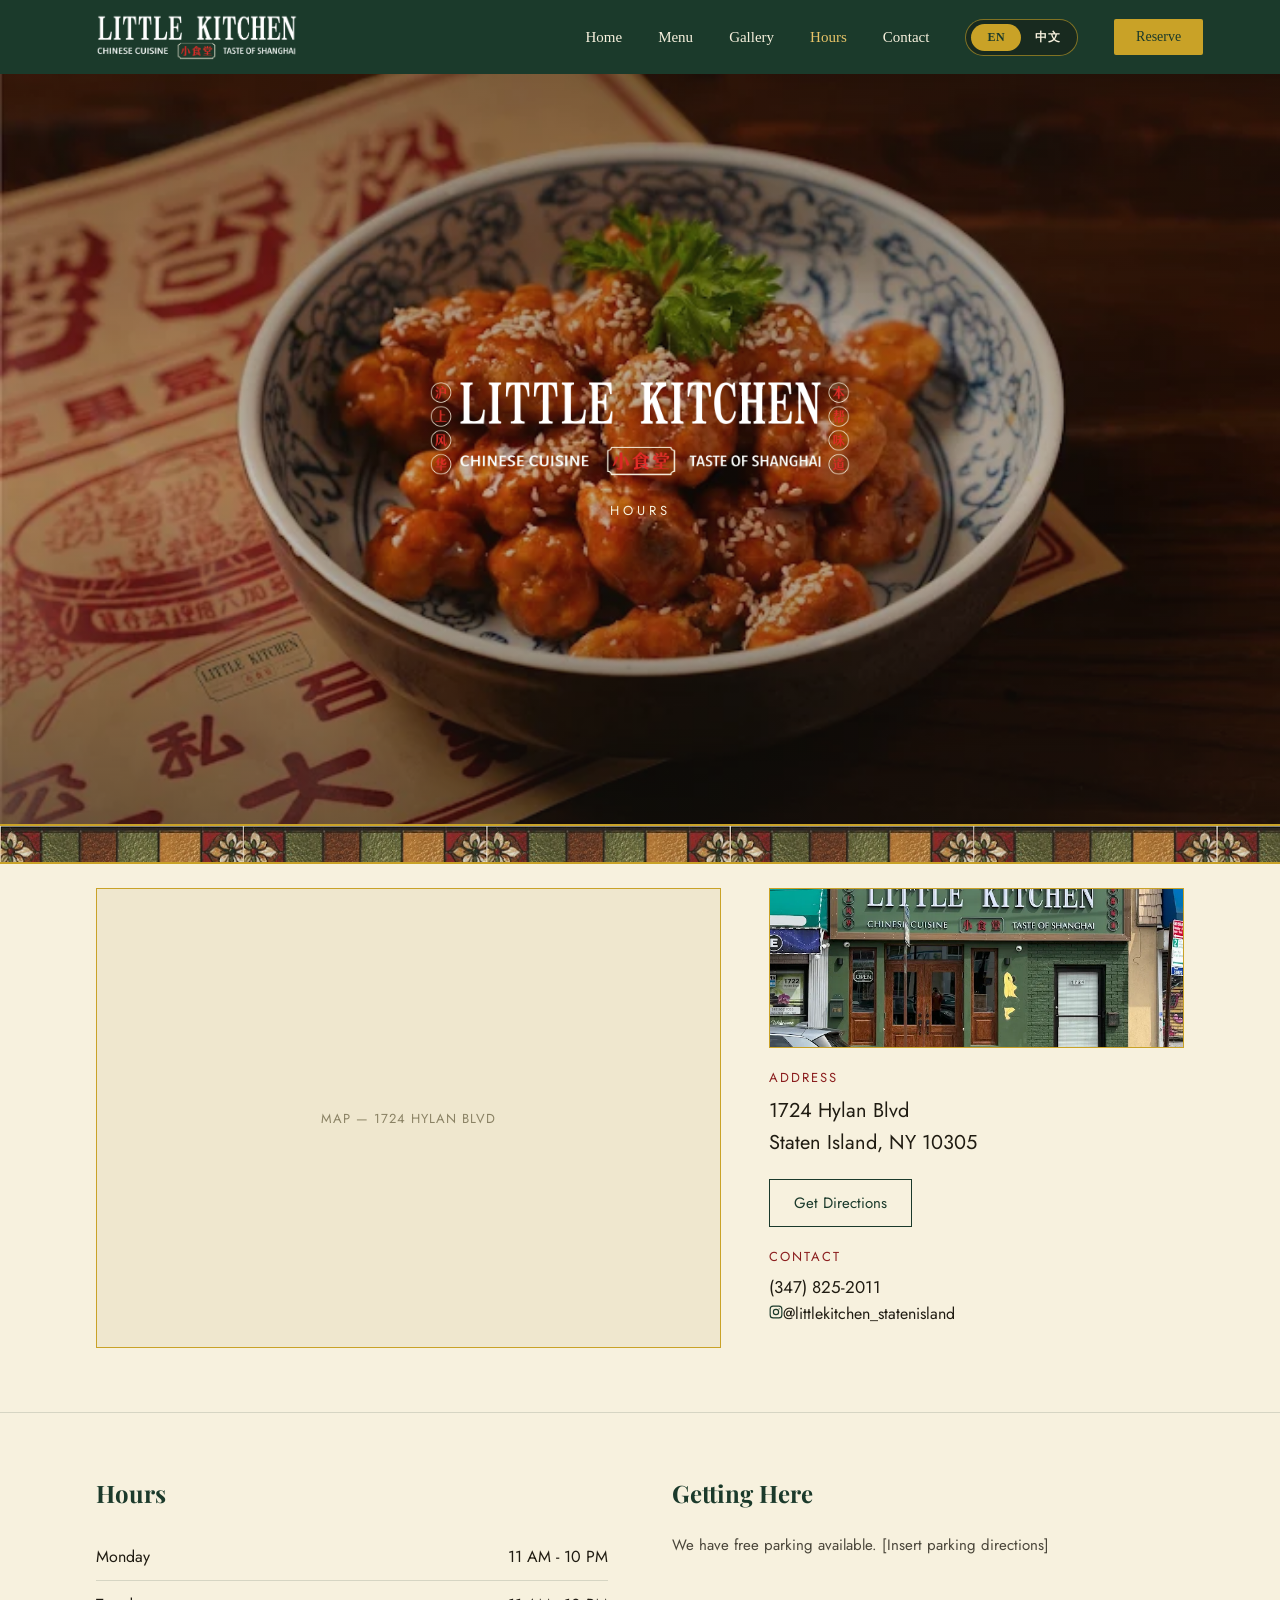
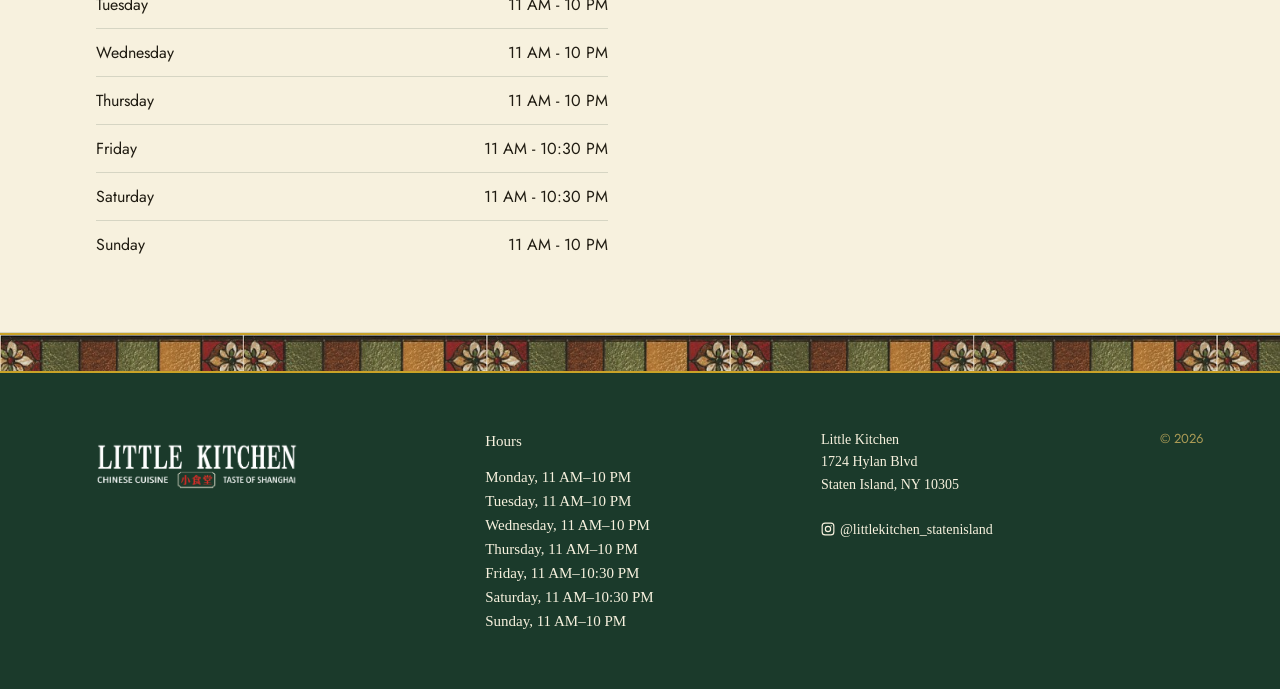
<file: hours.html>
<!doctype html>
<html lang="en">
<head>
<meta charset="utf-8">
<meta name="viewport" content="width=device-width, initial-scale=1">
<title>Hours &amp; Location — Little Kitchen</title>
<link rel="preconnect" href="https://fonts.googleapis.com">
<link href="https://fonts.googleapis.com/css2?family=Playfair+Display:wght@400;500;700;900&family=Jost:wght@400;500;600&display=swap" rel="stylesheet">
<link rel="stylesheet" href="css/styles.css">
</head>
<body>

<div class="site-nav">
  <a href="index.html" class="logo-link"><img src="images/logo-half.png" alt="Little Kitchen"></a>
  <div class="nav-links">
    <a href="index.html" class="nav-link"><span class="en">Home</span><span class="zh">首页</span></a>
    <a href="menu.html" class="nav-link"><span class="en">Menu</span><span class="zh">菜单</span></a>
    <a href="gallery.html" class="nav-link"><span class="en">Gallery</span><span class="zh">相册</span></a>
    <a href="hours.html" class="nav-link active"><span class="en">Hours</span><span class="zh">营业时间</span></a>
    <a href="contact.html" class="nav-link"><span class="en">Contact</span><span class="zh">联系我们</span></a>
    <div class="lang-toggle">
      <button type="button" id="lang-en">EN</button>
      <button type="button" id="lang-zh">中文</button>
    </div>
    <a href="contact.html" class="nav-cta"><span class="en">Reserve</span><span class="zh">预订</span></a>
  </div>
</div>

<div style="position: relative; width: 100%; height: 750px; overflow: hidden; display: flex; flex-direction: column; align-items: center; justify-content: center;">
  <img style="position: absolute; inset: 0; width: 100%; height: 100%; object-fit: cover;" src="images/chicken-dish-hero.webp" alt="Little Kitchen dish">
  <div style="position: absolute; inset: 0; background: linear-gradient(0deg, rgba(20,20,15,0.55) 0%, rgba(20,20,15,0.25) 45%, rgba(20,20,15,0.45) 100%);"></div>
  <img src="images/logo-full.png" style="position: relative; z-index: 2; width: 420px; height: auto;" alt="Little Kitchen 小食堂">
  <div style="position: relative; z-index: 2; margin-top: 18px; font-size: 13px; letter-spacing: 4px; text-transform: uppercase; color: var(--cream);"><span class="en">Hours</span><span class="zh">营业时间</span></div>
</div>

<div class="tile-strip"></div>

<div style="padding: 24px 96px 64px 96px; display: flex; gap: 48px; border-bottom: 1px solid rgba(27,58,43,0.15); flex-wrap: wrap;">
  <div style="flex: 1.5; min-width: 280px; height: 460px; background: var(--parchment-light); border: 1px solid var(--gold); display: flex; align-items: center; justify-content: center; font-size: 13px; letter-spacing: 1px; text-transform: uppercase; color: #8A8264;">Map — 1724 Hylan Blvd</div>
  <div style="flex: 1; min-width: 260px; display: flex; flex-direction: column; gap: 20px;">
    <img src="images/storefront.png" style="width: 100%; height: 160px; object-fit: cover; border: 1px solid var(--gold);">
    <div>
      <div style="font-size: 13px; letter-spacing: 2px; text-transform: uppercase; color: var(--red); margin-bottom: 8px;"><span class="en">Address</span><span class="zh">地址</span></div>
      <div style="font-size: 20px; line-height: 1.6;">1724 Hylan Blvd<br>Staten Island, NY 10305</div>
    </div>
    <a href="#" class="btn-outline" style="width: fit-content;"><span class="en">Get Directions</span><span class="zh">获取路线</span></a>
    <div>
      <div style="font-size: 13px; letter-spacing: 2px; text-transform: uppercase; color: var(--red); margin-bottom: 8px;"><span class="en">Contact</span><span class="zh">联系方式</span></div>
      <div style="font-size: 16px; line-height: 1.6;">
        <span style="font-size: 17px;">(347) 825-2011</span><br>
        <svg class="ig-icon" width="14" height="14" viewBox="0 0 24 24" fill="none" stroke="#1B3A2B" stroke-width="2"><rect x="2" y="2" width="20" height="20" rx="5"></rect><circle cx="12" cy="12" r="4.5"></circle><circle cx="17.5" cy="6.5" r="1" fill="#1B3A2B" stroke="none"></circle></svg>@littlekitchen_statenisland
      </div>
    </div>
  </div>
</div>

<div style="padding: 64px 96px; display: flex; gap: 64px; border-bottom: 1px solid rgba(27,58,43,0.15); flex-wrap: wrap;">
  <div style="flex: 1; min-width: 260px;">
    <div style="font-family: 'Playfair Display', serif; font-size: 24px; font-weight: 700; color: var(--jade); margin-bottom: 24px;"><span class="en">Hours</span><span class="zh">营业时间</span></div>
    <div style="display: flex; flex-direction: column;">
      <div style="display: flex; justify-content: space-between; padding: 12px 0; border-bottom: 1px solid rgba(27,58,43,0.15); font-size: 16px;"><span><span class="en">Monday</span><span class="zh">星期一</span></span><span><span class="en">11 AM - 10 PM</span><span class="zh">上午11点 - 晚上10点</span></span></div>
      <div style="display: flex; justify-content: space-between; padding: 12px 0; border-bottom: 1px solid rgba(27,58,43,0.15); font-size: 16px;"><span><span class="en">Tuesday</span><span class="zh">星期二</span></span><span><span class="en">11 AM - 10 PM</span><span class="zh">上午11点 - 晚上10点</span></span></div>
      <div style="display: flex; justify-content: space-between; padding: 12px 0; border-bottom: 1px solid rgba(27,58,43,0.15); font-size: 16px;"><span><span class="en">Wednesday</span><span class="zh">星期三</span></span><span><span class="en">11 AM - 10 PM</span><span class="zh">上午11点 - 晚上10点</span></span></div>
      <div style="display: flex; justify-content: space-between; padding: 12px 0; border-bottom: 1px solid rgba(27,58,43,0.15); font-size: 16px;"><span><span class="en">Thursday</span><span class="zh">星期四</span></span><span><span class="en">11 AM - 10 PM</span><span class="zh">上午11点 - 晚上10点</span></span></div>
      <div style="display: flex; justify-content: space-between; padding: 12px 0; border-bottom: 1px solid rgba(27,58,43,0.15); font-size: 16px;"><span><span class="en">Friday</span><span class="zh">星期五</span></span><span><span class="en">11 AM - 10:30 PM</span><span class="zh">上午11点 - 晚上10点30分</span></span></div>
      <div style="display: flex; justify-content: space-between; padding: 12px 0; border-bottom: 1px solid rgba(27,58,43,0.15); font-size: 16px;"><span><span class="en">Saturday</span><span class="zh">星期六</span></span><span><span class="en">11 AM - 10:30 PM</span><span class="zh">上午11点 - 晚上10点30分</span></span></div>
      <div style="display: flex; justify-content: space-between; padding: 12px 0; font-size: 16px;"><span><span class="en">Sunday</span><span class="zh">星期日</span></span><span><span class="en">11 AM - 10 PM</span><span class="zh">上午11点 - 晚上10点</span></span></div>
    </div>
  </div>
  <div style="flex: 1; min-width: 260px;">
    <div style="font-family: 'Playfair Display', serif; font-size: 24px; font-weight: 700; color: var(--jade); margin-bottom: 24px;"><span class="en">Getting Here</span><span class="zh">交通指南</span></div>
    <div style="font-size: 15px; line-height: 1.7; opacity: 0.8;"><span class="en">We have free parking available. [Insert parking directions]</span><span class="zh">我们提供免费停车位。[请插入停车指引]</span></div>
  </div>
</div>

<div class="tile-strip"></div>

<div class="site-footer">
  <a href="index.html" class="logo-link" style="flex-direction: column;"><img src="images/logo-half.png" alt="Little Kitchen"></a>
  <div style="display: flex; flex-direction: column; gap: 12px; font-size: 14px; line-height: 1.6;">
    <div style="font-family: Garamond, serif; font-size: 15px;"><span class="en">Hours</span><span class="zh">营业时间</span></div>
    <span style="font-family: Garamond, serif; font-size: 15px;">
      <span class="en">Monday, 11 AM–10 PM<br>Tuesday, 11 AM–10 PM<br>Wednesday, 11 AM–10 PM<br>Thursday, 11 AM–10 PM<br>Friday, 11 AM–10:30 PM<br>Saturday, 11 AM–10:30 PM<br>Sunday, 11 AM–10 PM</span>
      <span class="zh">星期一，上午11点–晚上10点<br>星期二，上午11点–晚上10点<br>星期三，上午11点–晚上10点<br>星期四，上午11点–晚上10点<br>星期五，上午11点–晚上10点30分<br>星期六，上午11点–晚上10点30分<br>星期日，上午11点–晚上10点</span>
    </span>
  </div>
  <div style="font-size: 14px; line-height: 1.6; font-family: Garamond, serif;">
    Little Kitchen<br>1724 Hylan Blvd<br>Staten Island, NY 10305<br><br>
    <svg class="ig-icon" width="14" height="14" viewBox="0 0 24 24" fill="none" stroke="#F7F1DE" stroke-width="2"><rect x="2" y="2" width="20" height="20" rx="5"></rect><circle cx="12" cy="12" r="4.5"></circle><circle cx="17.5" cy="6.5" r="1" fill="#F7F1DE" stroke="none"></circle></svg>@littlekitchen_statenisland
  </div>
  <div style="font-size: 13px; color: var(--gold-light); opacity: 0.7;">© 2026</div>
</div>

<script src="js/main.js"></script>
</body>
</html>
</file>
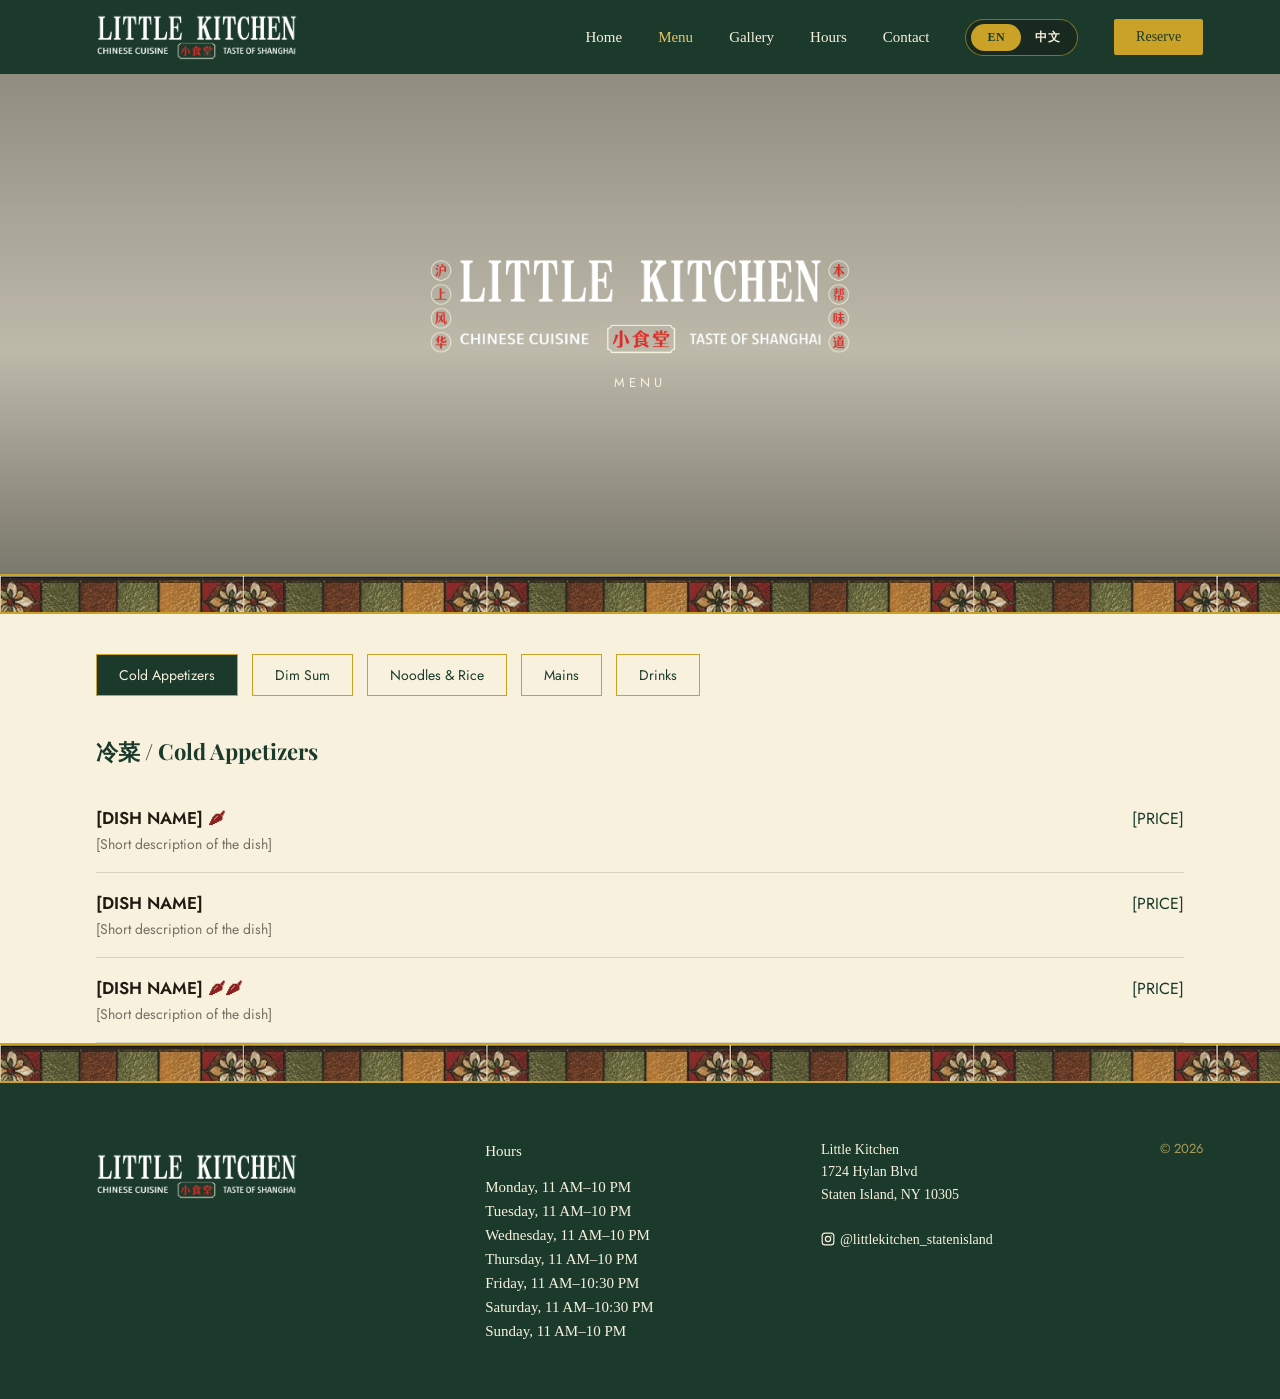
<file: menu.html>
<!doctype html>
<html lang="en">
<head>
<meta charset="utf-8">
<meta name="viewport" content="width=device-width, initial-scale=1">
<title>Menu — Little Kitchen</title>
<link rel="preconnect" href="https://fonts.googleapis.com">
<link href="https://fonts.googleapis.com/css2?family=Playfair+Display:wght@400;500;700;900&family=Jost:wght@400;500;600&display=swap" rel="stylesheet">
<link rel="stylesheet" href="css/styles.css">
</head>
<body>

<div class="site-nav">
  <a href="index.html" class="logo-link"><img src="images/logo-half.png" alt="Little Kitchen"></a>
  <div class="nav-links">
    <a href="index.html" class="nav-link"><span class="en">Home</span><span class="zh">首页</span></a>
    <a href="menu.html" class="nav-link active"><span class="en">Menu</span><span class="zh">菜单</span></a>
    <a href="gallery.html" class="nav-link"><span class="en">Gallery</span><span class="zh">相册</span></a>
    <a href="hours.html" class="nav-link"><span class="en">Hours</span><span class="zh">营业时间</span></a>
    <a href="contact.html" class="nav-link"><span class="en">Contact</span><span class="zh">联系我们</span></a>
    <div class="lang-toggle">
      <button type="button" id="lang-en">EN</button>
      <button type="button" id="lang-zh">中文</button>
    </div>
    <a href="contact.html" class="nav-cta"><span class="en">Reserve</span><span class="zh">预订</span></a>
  </div>
</div>

<div style="position: relative; width: 100%; height: 500px; overflow: hidden; display: flex; flex-direction: column; align-items: center; justify-content: center;">
  <video class="hero-video" style="position: absolute; inset: 0; width: 100%; height: 100%; object-fit: cover;" src="videos/hero-loop-menu.mp4" autoplay loop muted playsinline></video>
  <div style="position: absolute; inset: 0; background: linear-gradient(0deg, rgba(20,20,15,0.55) 0%, rgba(20,20,15,0.25) 45%, rgba(20,20,15,0.45) 100%);"></div>
  <div style="position: relative; z-index: 2; display: flex; flex-direction: column; gap: 12px; align-items: center;">
    <img src="images/logo-full.png" style="width: 420px; height: auto;" alt="Little Kitchen 小食堂">
    <div style="font-size: 13px; letter-spacing: 4px; text-transform: uppercase; color: var(--cream); text-align: center;"><span class="en">MENU</span><span class="zh">菜单</span></div>
  </div>
</div>

<div class="tile-strip"></div>

<div style="padding: 40px 96px 0 96px; display: flex; gap: 14px; flex-wrap: wrap;">
  <button type="button" class="menu-tab active"><span class="en">Cold Appetizers</span><span class="zh">冷菜</span></button>
  <button type="button" class="menu-tab"><span class="en">Dim Sum</span><span class="zh">点心</span></button>
  <button type="button" class="menu-tab"><span class="en">Noodles &amp; Rice</span><span class="zh">面饭</span></button>
  <button type="button" class="menu-tab"><span class="en">Mains</span><span class="zh">主菜</span></button>
  <button type="button" class="menu-tab"><span class="en">Drinks</span><span class="zh">饮品</span></button>
</div>

<div class="menu-category active">
  <div style="font-family: 'Playfair Display', serif; font-size: 22px; font-weight: 700; color: var(--jade); margin-bottom: 20px;">冷菜 / Cold Appetizers</div>
  <div style="display: flex; flex-direction: column;">
    <div style="display: flex; justify-content: space-between; align-items: baseline; padding: 18px 0; border-bottom: 1px solid rgba(27,58,43,0.15);">
      <div><div style="font-size: 17px; font-weight: 600;">[DISH NAME] <span style="color: var(--red);">🌶</span></div><div style="font-size: 14px; opacity: 0.6; margin-top: 4px;">[Short description of the dish]</div></div>
      <div style="font-size: 16px; color: var(--jade);">[PRICE]</div>
    </div>
    <div style="display: flex; justify-content: space-between; align-items: baseline; padding: 18px 0; border-bottom: 1px solid rgba(27,58,43,0.15);">
      <div><div style="font-size: 17px; font-weight: 600;">[DISH NAME]</div><div style="font-size: 14px; opacity: 0.6; margin-top: 4px;">[Short description of the dish]</div></div>
      <div style="font-size: 16px; color: var(--jade);">[PRICE]</div>
    </div>
    <div style="display: flex; justify-content: space-between; align-items: baseline; padding: 18px 0; border-bottom: 1px solid rgba(27,58,43,0.15);">
      <div><div style="font-size: 17px; font-weight: 600;">[DISH NAME] <span style="color: var(--red);">🌶🌶</span></div><div style="font-size: 14px; opacity: 0.6; margin-top: 4px;">[Short description of the dish]</div></div>
      <div style="font-size: 16px; color: var(--jade);">[PRICE]</div>
    </div>
  </div>
</div>

<div class="menu-category">
  <div style="font-family: 'Playfair Display', serif; font-size: 22px; font-weight: 700; color: var(--jade); margin-bottom: 20px;">点心 / Dim Sum</div>
  <div style="display: flex; flex-direction: column;">
    <div style="display: flex; justify-content: space-between; align-items: baseline; padding: 18px 0; border-bottom: 1px solid rgba(27,58,43,0.15);">
      <div><div style="font-size: 17px; font-weight: 600;">[DISH NAME] <span style="color: var(--red);">🌶🌶🌶</span></div><div style="font-size: 14px; opacity: 0.6; margin-top: 4px;">[Short description of the dish]</div></div>
      <div style="font-size: 16px; color: var(--jade);">[PRICE]</div>
    </div>
    <div style="display: flex; justify-content: space-between; align-items: baseline; padding: 18px 0; border-bottom: 1px solid rgba(27,58,43,0.15);">
      <div><div style="font-size: 17px; font-weight: 600;">[DISH NAME]</div><div style="font-size: 14px; opacity: 0.6; margin-top: 4px;">[Short description of the dish]</div></div>
      <div style="font-size: 16px; color: var(--jade);">[PRICE]</div>
    </div>
    <div style="display: flex; justify-content: space-between; align-items: baseline; padding: 18px 0; border-bottom: 1px solid rgba(27,58,43,0.15);">
      <div><div style="font-size: 17px; font-weight: 600;">[DISH NAME]</div><div style="font-size: 14px; opacity: 0.6; margin-top: 4px;">[Short description of the dish]</div></div>
      <div style="font-size: 16px; color: var(--jade);">[PRICE]</div>
    </div>
  </div>
</div>

<div class="menu-category">
  <div style="font-family: 'Playfair Display', serif; font-size: 22px; font-weight: 700; color: var(--jade); margin-bottom: 20px;">面饭 / Noodles &amp; Rice</div>
  <div style="display: flex; flex-direction: column;">
    <div style="display: flex; justify-content: space-between; align-items: baseline; padding: 18px 0; border-bottom: 1px solid rgba(27,58,43,0.15);">
      <div><div style="font-size: 17px; font-weight: 600;">[DISH NAME]</div><div style="font-size: 14px; opacity: 0.6; margin-top: 4px;">[Short description of the dish]</div></div>
      <div style="font-size: 16px; color: var(--jade);">[PRICE]</div>
    </div>
    <div style="display: flex; justify-content: space-between; align-items: baseline; padding: 18px 0; border-bottom: 1px solid rgba(27,58,43,0.15);">
      <div><div style="font-size: 17px; font-weight: 600;">[DISH NAME] <span style="color: var(--red);">🌶</span></div><div style="font-size: 14px; opacity: 0.6; margin-top: 4px;">[Short description of the dish]</div></div>
      <div style="font-size: 16px; color: var(--jade);">[PRICE]</div>
    </div>
    <div style="display: flex; justify-content: space-between; align-items: baseline; padding: 18px 0; border-bottom: 1px solid rgba(27,58,43,0.15);">
      <div><div style="font-size: 17px; font-weight: 600;">[DISH NAME]</div><div style="font-size: 14px; opacity: 0.6; margin-top: 4px;">[Short description of the dish]</div></div>
      <div style="font-size: 16px; color: var(--jade);">[PRICE]</div>
    </div>
  </div>
</div>

<div class="menu-category">
  <div style="font-family: 'Playfair Display', serif; font-size: 22px; font-weight: 700; color: var(--jade); margin-bottom: 20px;">主菜 / Mains</div>
  <div style="display: flex; flex-direction: column;">
    <div style="display: flex; justify-content: space-between; align-items: baseline; padding: 18px 0; border-bottom: 1px solid rgba(27,58,43,0.15);">
      <div><div style="font-size: 17px; font-weight: 600;">[DISH NAME] <span style="color: var(--red);">🌶🌶</span></div><div style="font-size: 14px; opacity: 0.6; margin-top: 4px;">[Short description of the dish]</div></div>
      <div style="font-size: 16px; color: var(--jade);">[PRICE]</div>
    </div>
    <div style="display: flex; justify-content: space-between; align-items: baseline; padding: 18px 0; border-bottom: 1px solid rgba(27,58,43,0.15);">
      <div><div style="font-size: 17px; font-weight: 600;">[DISH NAME]</div><div style="font-size: 14px; opacity: 0.6; margin-top: 4px;">[Short description of the dish]</div></div>
      <div style="font-size: 16px; color: var(--jade);">[PRICE]</div>
    </div>
    <div style="display: flex; justify-content: space-between; align-items: baseline; padding: 18px 0; border-bottom: 1px solid rgba(27,58,43,0.15);">
      <div><div style="font-size: 17px; font-weight: 600;">[DISH NAME]</div><div style="font-size: 14px; opacity: 0.6; margin-top: 4px;">[Short description of the dish]</div></div>
      <div style="font-size: 16px; color: var(--jade);">[PRICE]</div>
    </div>
  </div>
</div>

<div class="menu-category">
  <div style="font-family: 'Playfair Display', serif; font-size: 22px; font-weight: 700; color: var(--jade); margin-bottom: 20px;">饮品 / Drinks</div>
  <div style="display: flex; flex-direction: column;">
    <div style="display: flex; justify-content: space-between; align-items: baseline; padding: 18px 0; border-bottom: 1px solid rgba(27,58,43,0.15);">
      <div><div style="font-size: 17px; font-weight: 600;">[DRINK NAME]</div><div style="font-size: 14px; opacity: 0.6; margin-top: 4px;">[Short description]</div></div>
      <div style="font-size: 16px; color: var(--jade);">[PRICE]</div>
    </div>
    <div style="display: flex; justify-content: space-between; align-items: baseline; padding: 18px 0; border-bottom: 1px solid rgba(27,58,43,0.15);">
      <div><div style="font-size: 17px; font-weight: 600;">[DRINK NAME]</div><div style="font-size: 14px; opacity: 0.6; margin-top: 4px;">[Short description]</div></div>
      <div style="font-size: 16px; color: var(--jade);">[PRICE]</div>
    </div>
    <div style="display: flex; justify-content: space-between; align-items: baseline; padding: 18px 0; border-bottom: 1px solid rgba(27,58,43,0.15);">
      <div><div style="font-size: 17px; font-weight: 600;">[DRINK NAME]</div><div style="font-size: 14px; opacity: 0.6; margin-top: 4px;">[Short description]</div></div>
      <div style="font-size: 16px; color: var(--jade);">[PRICE]</div>
    </div>
  </div>
</div>

<div class="tile-strip"></div>

<div class="site-footer">
  <a href="index.html" class="logo-link" style="flex-direction: column;"><img src="images/logo-half.png" alt="Little Kitchen"></a>
  <div style="display: flex; flex-direction: column; gap: 12px; font-size: 14px; line-height: 1.6;">
    <div style="font-family: Garamond, serif; font-size: 15px;"><span class="en">Hours</span><span class="zh">营业时间</span></div>
    <span style="font-family: Garamond, serif; font-size: 15px;">
      <span class="en">Monday, 11 AM–10 PM<br>Tuesday, 11 AM–10 PM<br>Wednesday, 11 AM–10 PM<br>Thursday, 11 AM–10 PM<br>Friday, 11 AM–10:30 PM<br>Saturday, 11 AM–10:30 PM<br>Sunday, 11 AM–10 PM</span>
      <span class="zh">星期一，上午11点–晚上10点<br>星期二，上午11点–晚上10点<br>星期三，上午11点–晚上10点<br>星期四，上午11点–晚上10点<br>星期五，上午11点–晚上10点30分<br>星期六，上午11点–晚上10点30分<br>星期日，上午11点–晚上10点</span>
    </span>
  </div>
  <div style="font-size: 14px; line-height: 1.6; font-family: Garamond, serif;">
    Little Kitchen<br>1724 Hylan Blvd<br>Staten Island, NY 10305<br><br>
    <svg class="ig-icon" width="14" height="14" viewBox="0 0 24 24" fill="none" stroke="#F7F1DE" stroke-width="2"><rect x="2" y="2" width="20" height="20" rx="5"></rect><circle cx="12" cy="12" r="4.5"></circle><circle cx="17.5" cy="6.5" r="1" fill="#F7F1DE" stroke="none"></circle></svg>@littlekitchen_statenisland
  </div>
  <div style="font-size: 13px; color: var(--gold-light); opacity: 0.7;">© 2026</div>
</div>

<script src="js/main.js"></script>
</body>
</html>
</file>
<file: css/styles.css>
/* Little Kitchen — shared stylesheet */

:root {
  --jade: #1B3A2B;
  --gold: #C9A227;
  --gold-light: #E8C468;
  --red: #8B1E1E;
  --cream: #F7F1DE;
  --parchment-light: #EFE7CE;
  --ink: #201C12;
}

* { box-sizing: border-box; }

body {
  margin: 0;
  background: var(--cream);
  font-family: 'Jost', sans-serif;
  color: var(--ink);
}

a { color: var(--jade); text-decoration: none; }
a:hover { color: var(--red); }

img, video { max-width: 100%; display: block; }

.wordmark {
  font-family: 'Playfair Display', serif;
  font-weight: 900;
  text-transform: uppercase;
  letter-spacing: 2px;
}

/* ---- Language toggle ---- */
html:not([lang="zh"]) .zh { display: none; }
html[lang="zh"] .en { display: none; }

.lang-toggle {
  display: inline-flex;
  align-items: center;
  background: rgba(20,20,15,0.4);
  border: 1px solid rgba(201,162,39,0.6);
  border-radius: 20px;
  padding: 3px 5px;
  gap: 2px;
}
.lang-toggle button {
  padding: 6px 12px;
  border-radius: 16px;
  border: none;
  cursor: pointer;
  font-size: 12px;
  font-weight: 600;
  letter-spacing: 0.5px;
  font-family: Garamond, serif;
  background: transparent;
  color: var(--cream);
}
.lang-toggle button#lang-en { padding: 6px 16px; }
.lang-toggle button.active {
  background: var(--gold);
  color: var(--jade);
}

/* ---- Nav ---- */
.site-nav {
  padding: 0 clamp(24px, 6vw, 96px);
  display: flex;
  align-items: center;
  justify-content: space-between;
  background: var(--jade);
}
.logo-link { display: flex; align-items: center; text-decoration: none; padding: 14px 20px; }
.logo-link img { height: 46px; width: 201px; }
.nav-links { display: flex; gap: 36px; align-items: center; font-size: 15px; font-family: Garamond, serif; flex-wrap: wrap; }
.nav-link { color: var(--cream); text-decoration: none; transition: color .15s ease; }
.nav-link:hover { color: var(--gold); }
.nav-link.active { color: var(--gold-light); }
.nav-cta {
  color: var(--jade);
  background: var(--gold);
  padding: 10px 22px;
  border-radius: 2px;
  text-decoration: none;
  font-size: 14px;
  font-weight: 500;
  display: inline-block;
  transition: background-color .15s ease;
}
.nav-cta:hover { background: var(--gold-light); color: var(--jade); }

/* ---- Decorative divider strip ---- */
.tile-strip {
  width: 100%;
  height: 40px;
  background-image: url('../images/tile-motif-strip.png');
  background-repeat: repeat-x;
  background-size: auto 100%;
  border-top: 2px solid var(--gold);
  border-bottom: 2px solid var(--gold);
}

/* ---- Footer ---- */
.site-footer {
  padding: 56px clamp(24px, 6vw, 96px);
  display: flex;
  justify-content: space-between;
  align-items: flex-start;
  flex-wrap: wrap;
  gap: 24px;
  background: var(--jade);
  color: var(--cream);
}
.site-footer .ig-icon { vertical-align: -2px; margin-right: 5px; }

/* ---- Buttons / CTAs ---- */
.btn-gold {
  display: inline-block;
  background: var(--gold);
  color: var(--jade);
  padding: 12px 26px;
  font-size: 15px;
  font-weight: 500;
  text-decoration: none;
  border-radius: 2px;
  border: none;
  cursor: pointer;
  font-family: 'Jost', sans-serif;
}
.btn-outline {
  display: inline-block;
  border: 1px solid var(--jade);
  color: var(--jade);
  padding: 12px 24px;
  text-decoration: none;
  font-size: 15px;
}

/* ---- Reviews slider ---- */
.review-slide { display: none; padding: 0 24px; box-sizing: border-box; text-align: center; }
.review-slide.active { display: block; }
.review-arrow {
  position: absolute; top: 50%; transform: translateY(-50%); z-index: 3;
  width: 40px; height: 40px; border-radius: 50%;
  border: 1px solid rgba(247,241,222,0.4);
  background: rgba(20,20,15,0.4);
  color: var(--cream); font-size: 18px; cursor: pointer;
  display: flex; align-items: center; justify-content: center;
}
.review-arrow.prev { left: -28px; }
.review-arrow.next { right: -28px; }
.review-dot {
  width: 8px; height: 8px; padding: 0; border: none; border-radius: 50%;
  background: rgba(247,241,222,0.35); cursor: pointer;
}
.review-dot.active { background: var(--gold); }

/* ---- Menu category tabs ---- */
.menu-tab {
  padding: 10px 22px; border: 1px solid var(--gold); font-size: 14px;
  font-family: 'Jost', sans-serif; cursor: pointer;
  background: transparent; color: var(--jade);
}
.menu-tab.active { background: var(--jade); color: var(--cream); }
.menu-category { display: none; padding: 40px 96px 0 96px; }
.menu-category.active { display: block; }

/* ---- Gallery ---- */
.gallery-tile { position: relative; overflow: hidden; border: 1px solid var(--gold); }
.gallery-tile img { width: 100%; height: 100%; object-fit: cover; display: block; }

/* ---- Contact form ---- */
form label { font-size: 13px; letter-spacing: 1px; text-transform: uppercase; opacity: 0.65; display: block; margin-bottom: 8px; }
form input, form textarea {
  width: 100%; box-sizing: border-box; border: 1px solid var(--gold);
  background: #fff; padding: 12px 14px; font-family: 'Jost', sans-serif;
  font-size: 15px; color: var(--ink);
}
</file>
